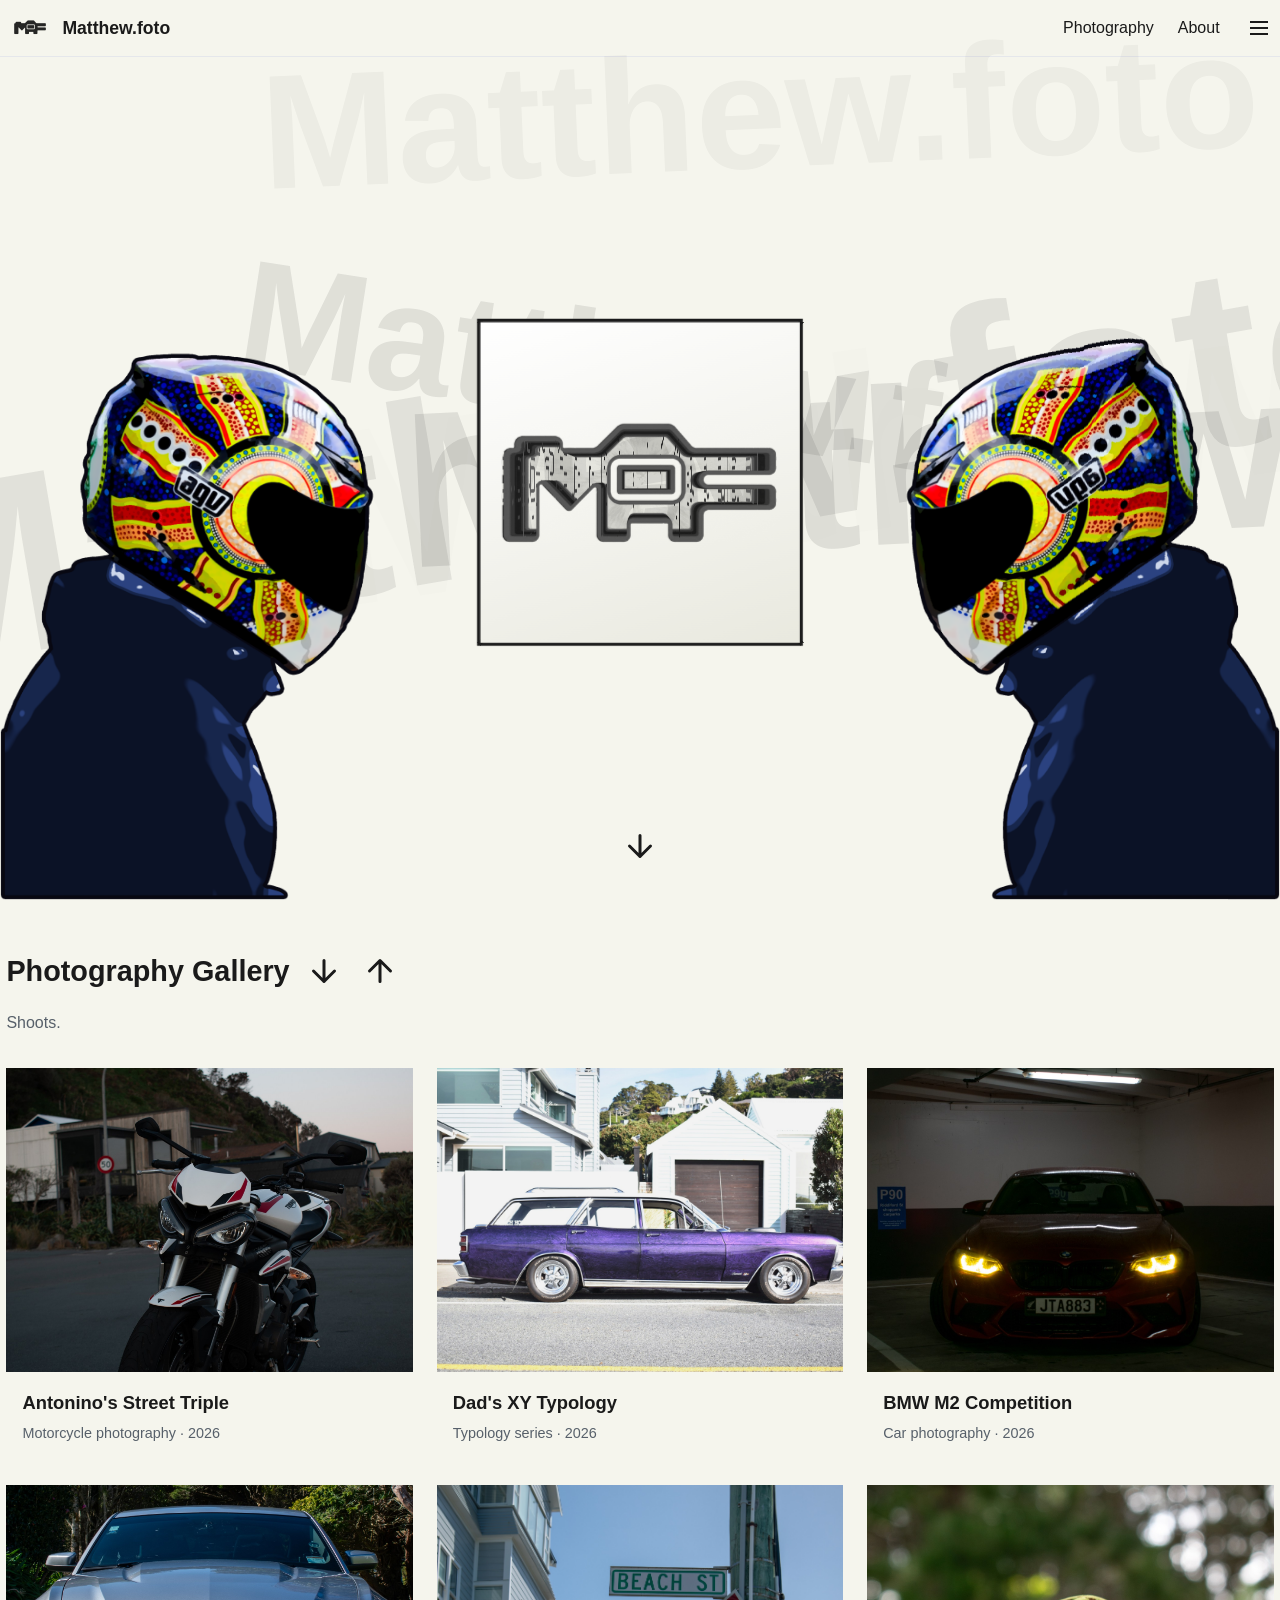
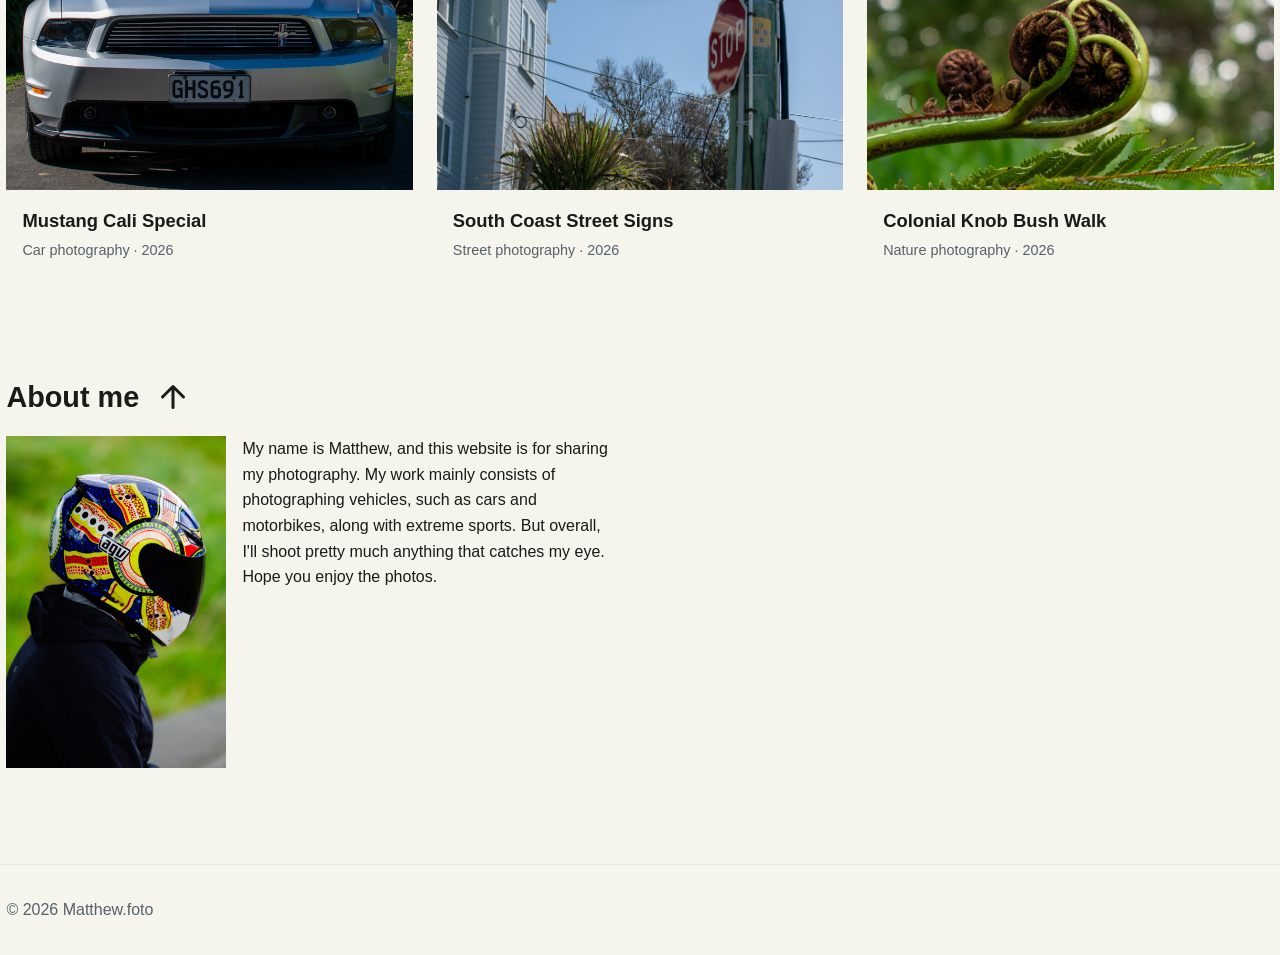
<file: index.html>
<!DOCTYPE html>
<!--
  =============================================================
  HOME PAGE  (index.html)
  =============================================================
  This is the front page of your portfolio.

  It has three sections, which cover the minimum requirements
  from the brief:
    1. HERO      - your name + one line about you
    2. WORK      - a grid of your projects       (required)
    3. ABOUT     - a short paragraph about you    (required)

  Anywhere you see the word REPLACE, that is content for YOU
  to change. Don't leave any REPLACE text in your final site!

  TIP: Ask Claude things like
    "Change the hero heading to my name and make the subtitle
     say I'm a photography student."
  =============================================================
-->
<html lang="en-NZ">
<head>
  <meta charset="UTF-8" />
  <!-- This meta tag is what makes the site work on phones. Leave it in. -->
  <meta name="viewport" content="width=device-width, initial-scale=1.0" />

  <!-- REPLACE: the browser tab title -->
  <title>Matthew.foto — Portfolio</title>

  <!-- REPLACE: a one-line description search engines show -->
  <meta name="description" content="Portfolio of Matthew, a design student at Te Herenga Waka." />

  <!-- The little icon in the browser tab. Replace assets/favicon.svg with your own. -->
  <link rel="icon" href="assets/favicon.svg" type="image/svg+xml" />

  <!-- If we're coming back from a project (script.js jumps you back to where
       you were), mark the page straight away so the picture of you at the top
       never flashes up for a moment before the jump. -->
  <script>
    try {
      var nav = performance.getEntriesByType("navigation")[0];
      if (/[?&]y=/.test(location.search) || (nav && nav.type === "back_forward")) {
        document.documentElement.classList.add("returning");
      }
    } catch (e) {}
  </script>

  <link rel="stylesheet" href="styles.css" />
</head>
<body>

  <!-- Skip link: lets keyboard users jump straight to the main content
       instead of tabbing through the menu. It's hidden until focused. -->
  <a class="skip-link" href="#main">Skip to content</a>

  <!-- ===================== NAVIGATION BAR ===================== -->
  <header class="site-header">
    <div class="container nav">
      <!-- REPLACE: your name / logo text -->
      <a href="index.html" class="nav__logo">
        <img src="assets/logo.png" alt="" class="nav__logo-image" />
        Matthew.foto
      </a>

      <!-- The button below only shows on small screens (phones). -->
      <button class="nav__toggle" aria-label="Open menu" aria-expanded="false">
        <span></span><span></span><span></span>
      </button>

      <nav class="nav__links">
        <a href="#photography">Photography</a>
        <a href="#about">About</a>
      </nav>
    </div>
  </header>

  <main id="main">

    <!-- ===================== 1. HERO ===================== -->
    <section class="hero">
      <!-- Picture of you on the far left, back to the wall, looking right. -->
      <img src="assets/hero-figure.png" alt="Drawn-style side view of Matthew in a colourful dot-art motorcycle helmet and navy jacket, outlined in thick black, with his back to the left edge of the page" class="hero__figure hero__figure--left" />

      <div class="hero__centre">
        <p class="hero__eyebrow"></p>
        <!-- REPLACE: your name -->
        <h1 class="hero__title">
          <span class="hero__logo-wrap">
            <img src="assets/logo-hero.png" alt="Matthew.foto" class="hero__logo" />
          </span>
        </h1>
      </div>

      <!-- The same picture flipped: on the far right, back to the right-hand wall, looking left. -->
      <img src="assets/hero-figure.png" alt="" aria-hidden="true" class="hero__figure hero__figure--right" />

      <!-- Points down to the Photography section, so people know to scroll. -->
      <button type="button" class="arrow-btn hero__scroll-hint" data-scroll-to="#photography" aria-label="Scroll down to see my photography">
        <svg viewBox="0 0 24 24" fill="none" stroke="currentColor" stroke-width="2" stroke-linecap="round" stroke-linejoin="round" aria-hidden="true">
          <path d="M12 5v14M5 12l7 7 7-7"></path>
        </svg>
      </button>
    </section>

    <!-- ===================== 2. WORK / PROJECTS (required) ===================== -->
    <section id="photography" class="section container">
      <div class="section__head">
        <h2 class="section__title">Photography Gallery</h2>
        <button type="button" class="arrow-btn" data-scroll-to="#about" aria-label="Scroll down to About me">
          <svg viewBox="0 0 24 24" fill="none" stroke="currentColor" stroke-width="2" stroke-linecap="round" stroke-linejoin="round" aria-hidden="true">
            <path d="M12 5v14M5 12l7 7 7-7"></path>
          </svg>
        </button>
        <button type="button" class="arrow-btn" data-scroll-to="top" aria-label="Back to top">
          <svg viewBox="0 0 24 24" fill="none" stroke="currentColor" stroke-width="2" stroke-linecap="round" stroke-linejoin="round" aria-hidden="true">
            <path d="M12 19V5M5 12l7-7 7 7"></path>
          </svg>
        </button>
      </div>
      <p class="section__intro">
        Shoots.
      </p>

      <!--
        Six project cards below, each linking to its own project page
        (project-1.html ... project-6.html). Each project has its own
        images folder — assets/project-1, assets/project-2, etc. — drop
        your image sets in there when you're ready.

        Want more or fewer than 6? Just tell Claude, or copy/delete a
        whole <a class="card">...</a> block below.
      -->
      <div class="grid">

        <!-- PROJECT 1 -->
        <a class="card" href="project-1.html">
          <img class="card__image" src="assets/project-1/11.jpg" alt="Front three-quarter view of the white Triumph Street Triple parked on a street at dusk, houses and a hillside behind it" />
          <div class="card__body">
            <h3 class="card__title">Antonino's Street Triple</h3>
            <p class="card__meta">Motorcycle photography · 2026</p>
          </div>
        </a>

        <!-- PROJECT 2 -->
        <a class="card" href="project-2.html">
          <img class="card__image" src="assets/project-2/11.jpg" alt="Purple Ford Falcon wagon parked on a street in front of a white garage and houses, nose pointing right" />
          <div class="card__body">
            <h3 class="card__title">Dad's XY Typology</h3>
            <p class="card__meta">Typology series · 2026</p>
          </div>
        </a>

        <!-- PROJECT 3 -->
        <a class="card" href="project-3.html">
          <img class="card__image" src="assets/project-3/20.jpg" alt="Front view of the M2 with headlights lit yellow, parked in an empty carpark" />
          <div class="card__body">
            <h3 class="card__title">BMW M2 Competition</h3>
            <p class="card__meta">Car photography · 2026</p>
          </div>
        </a>

        <!-- PROJECT 4 -->
        <a class="card" href="project-4.html">
          <img class="card__image" src="assets/project-4/20.jpg" alt="Head-on front view of the silver Ford Mustang California Special parked on a driveway between trees" />
          <div class="card__body">
            <h3 class="card__title">Mustang Cali Special</h3>
            <p class="card__meta">Car photography · 2026</p>
          </div>
        </a>

        <!-- PROJECT 5 -->
        <a class="card" href="project-5.html">
          <img class="card__image" src="assets/project-5/16.jpg" alt="Beach St street sign above a red stop sign on a power pole, with a pale blue house and power lines against the sky" />
          <div class="card__body">
            <h3 class="card__title">South Coast Street Signs</h3>
            <p class="card__meta">Street photography · 2026</p>
          </div>
        </a>

        <!-- PROJECT 6 -->
        <a class="card" href="project-6.html">
          <img class="card__image" src="assets/project-6/17.jpg" alt="Close-up of an unfurling fern koru in focus, with a blurred green and silver background" />
          <div class="card__body">
            <h3 class="card__title">Colonial Knob Bush Walk</h3>
            <p class="card__meta">Nature photography · 2026</p>
          </div>
        </a>

      </div>
    </section>

    <!-- ===================== 3. ABOUT ME (required) ===================== -->
    <section id="about" class="section container">
      <div class="section__head">
        <h2 class="section__title">About me</h2>
        <button type="button" class="arrow-btn" data-scroll-to="#photography" aria-label="Back up to Photography Gallery">
          <svg viewBox="0 0 24 24" fill="none" stroke="currentColor" stroke-width="2" stroke-linecap="round" stroke-linejoin="round" aria-hidden="true">
            <path d="M12 19V5M5 12l7-7 7 7"></path>
          </svg>
        </button>
      </div>
      <div class="about">
        <!-- REPLACE the placeholder image in the assets folder,
             or ask Claude to swap in your own photo. -->
        <img
          class="about__photo"
          src="assets/profile-photo.jpg"
          alt="Matthew from behind, wearing a full-face motorcycle helmet with a colourful Aboriginal dot-art design, outdoors against green grass"
        />
        <div class="about__text">
          <!-- REPLACE: 2-4 sentences about you. Who are you? What are you
               studying? What kind of design do you care about? -->
          <p>
My name is Matthew, and this website is for sharing my photography. My work mainly consists of photographing vehicles, such as cars and motorbikes, along with extreme sports. But overall, I'll shoot pretty much anything that catches my eye. Hope you enjoy the photos.
          </p>
          <p>
            
          </p>
        </div>
      </div>
    </section>

  </main>

  <!-- ===================== FOOTER ===================== -->
  <footer class="site-footer">
    <div class="container">
      <!-- The year fills in automatically (see script.js). -->
      <p>© <span id="year"></span> Matthew.foto</p>
    </div>
  </footer>

  <script src="script.js"></script>
</body>
</html>
</file>
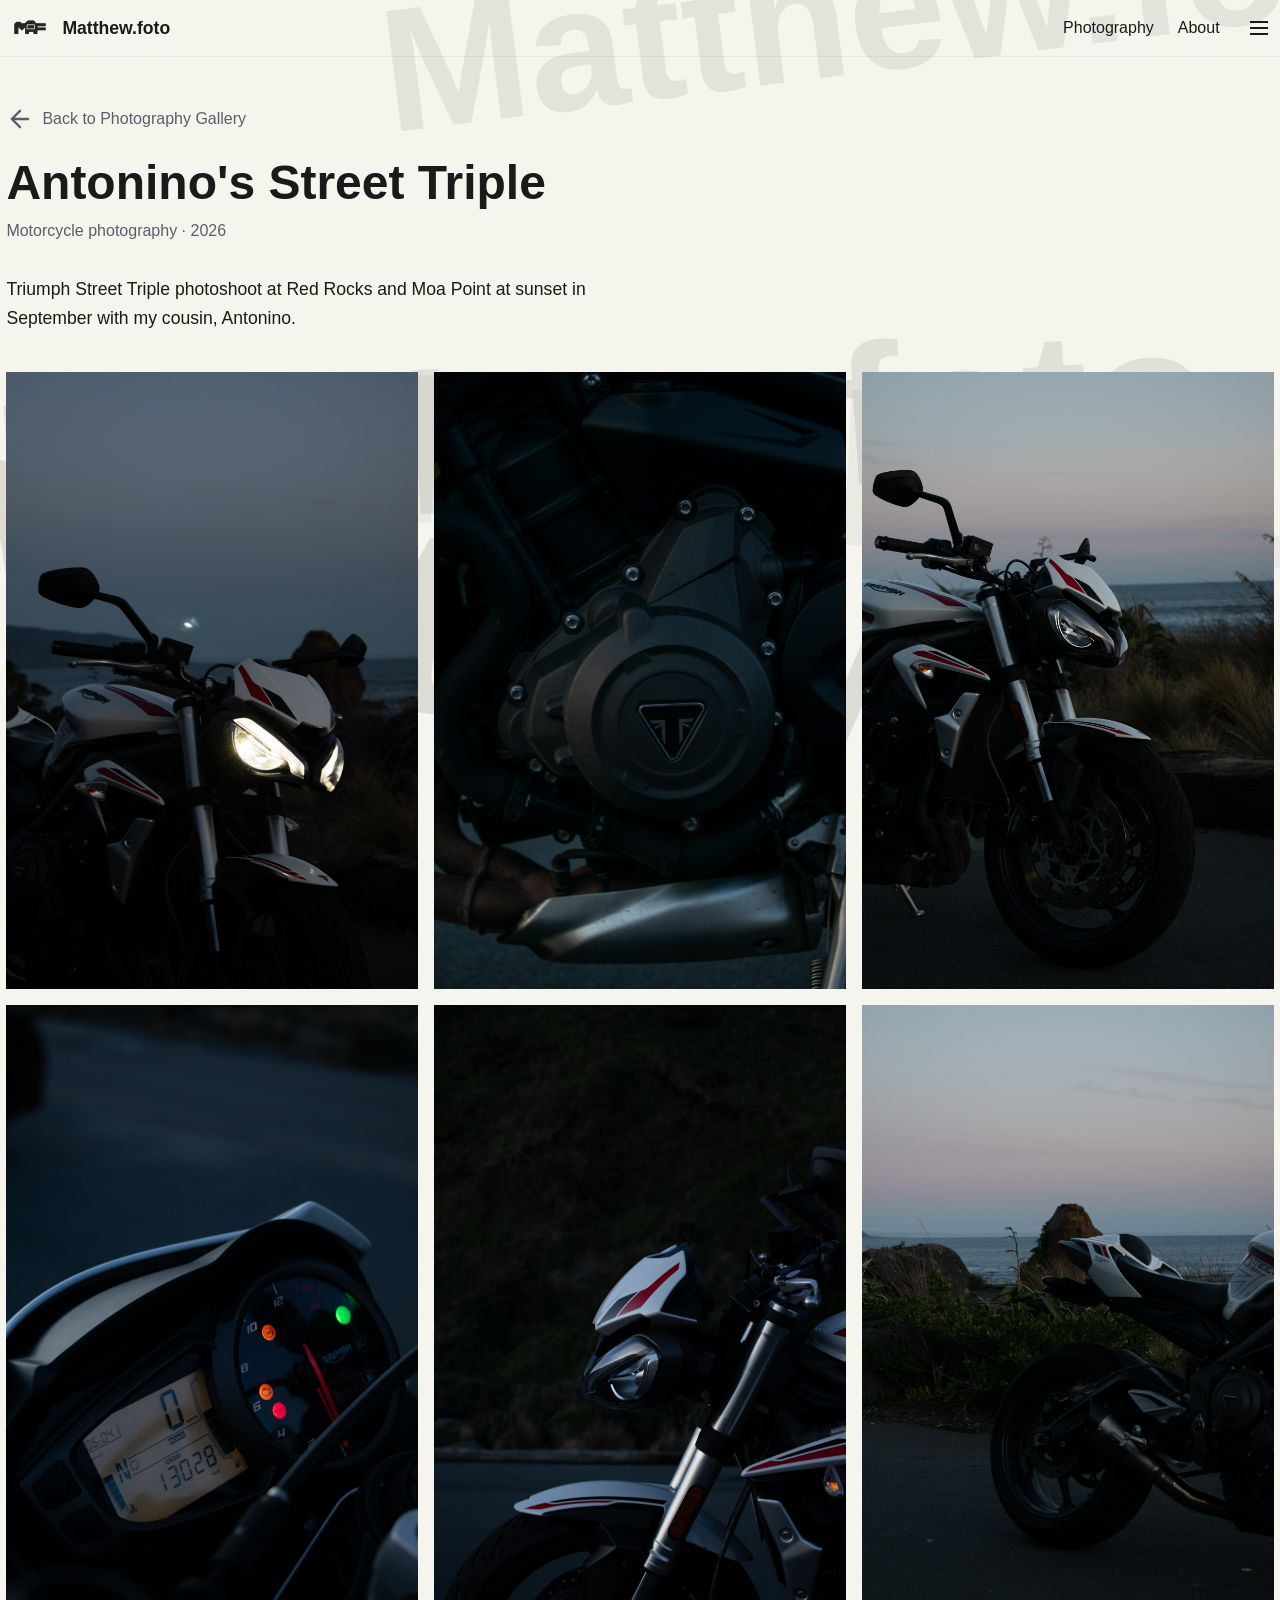
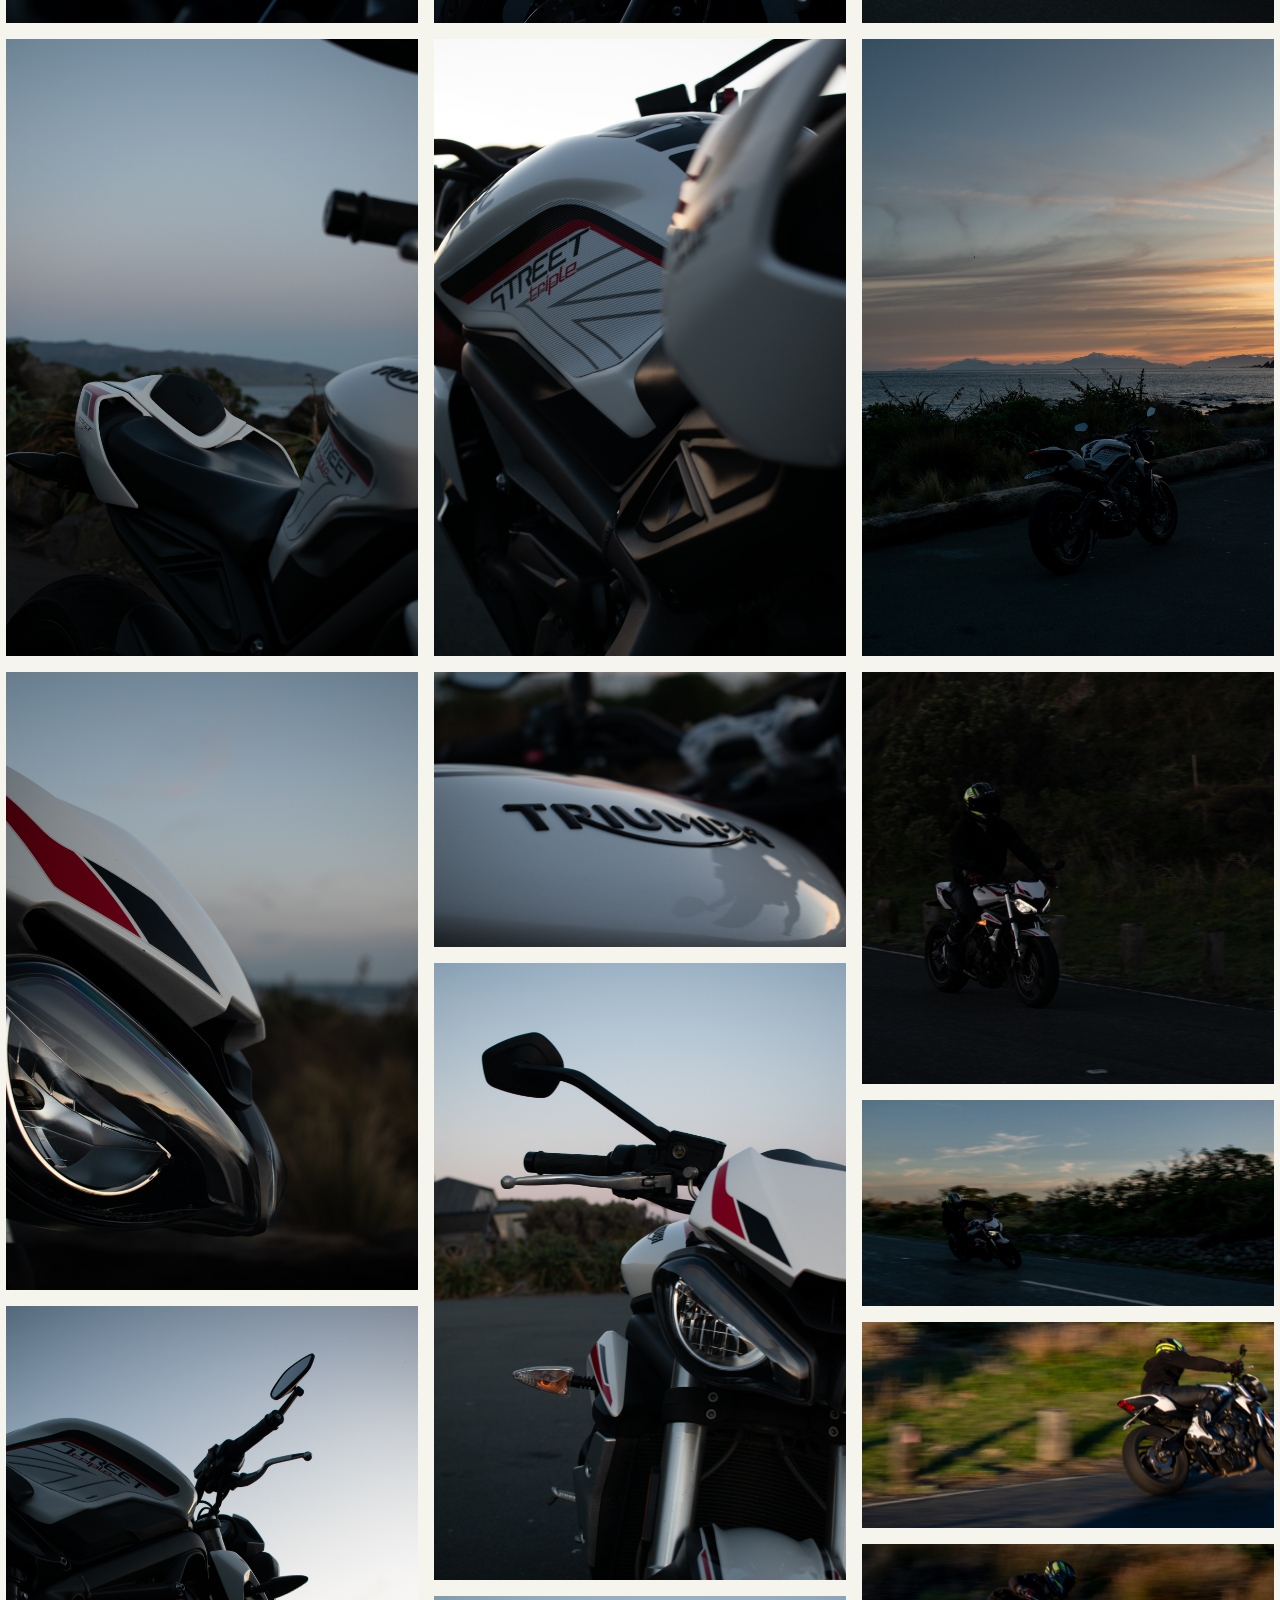
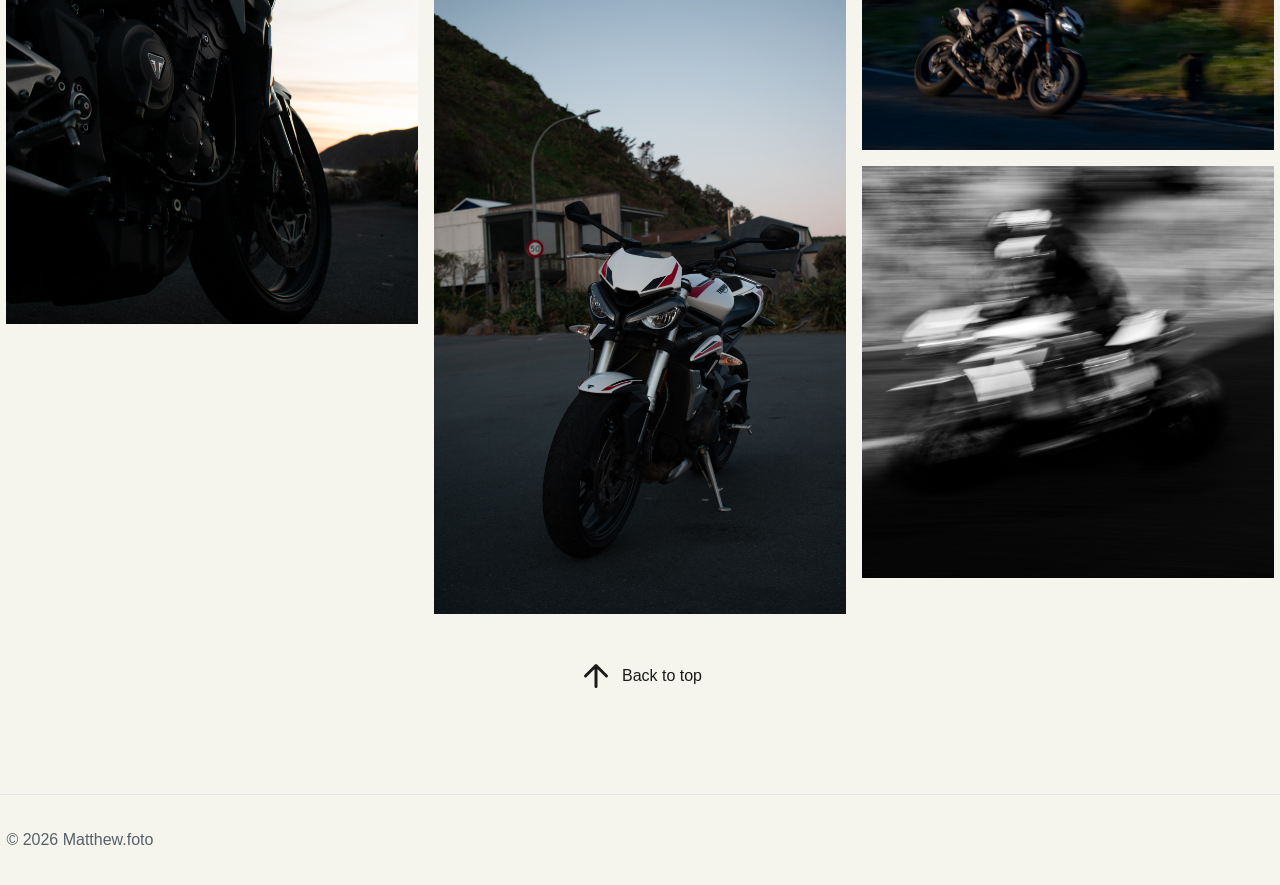
<file: project-1.html>
<!DOCTYPE html>
<!--
  =============================================================
  PROJECT PAGE  (project-1.html)
  =============================================================
  This is ONE project's page. It has space for:
    - a title
    - images
    - a description
  Its images live in assets/project-1 — drop your own files in
  there and update the <img> paths below to match.
  =============================================================
-->
<html lang="en-NZ">
<head>
  <meta charset="UTF-8" />
  <meta name="viewport" content="width=device-width, initial-scale=1.0" />
  <title>Antonino's Street Triple — Matthew.foto</title>
  <!-- The little icon in the browser tab. Replace assets/favicon.svg with your own. -->
  <link rel="icon" href="assets/favicon.svg" type="image/svg+xml" />

  <link rel="stylesheet" href="styles.css" />
</head>
<body>

  <!-- Skip link: lets keyboard users jump straight to the main content. -->
  <a class="skip-link" href="#main">Skip to content</a>

  <!-- Same nav as the home page. The logo links home. -->
  <header class="site-header">
    <div class="container nav">
      <a href="index.html" class="nav__logo">
        <img src="assets/logo.png" alt="" class="nav__logo-image" />
        Matthew.foto
      </a>
      <button class="nav__toggle" aria-label="Open menu" aria-expanded="false">
        <span></span><span></span><span></span>
      </button>
      <nav class="nav__links">
        <a href="index.html#photography">Photography</a>
        <a href="index.html#about">About</a>
      </nav>
    </div>
  </header>

  <main id="main">
    <article class="section container project">

      <!-- A link back to the list of projects -->
      <a class="project__back" href="index.html#photography"><svg viewBox="0 0 24 24" fill="none" stroke="currentColor" stroke-width="2" stroke-linecap="round" stroke-linejoin="round" aria-hidden="true"><path d="M19 12H5M12 5l-7 7 7 7"></path></svg>Back to Photography Gallery</a>

      <h1 class="project__title">Antonino's Street Triple</h1>

      <p class="project__meta">Motorcycle photography · 2026</p>

      <!-- ===== PROJECT DESCRIPTION ===== -->
      <div class="project__description">
        <p>
Triumph Street Triple photoshoot at Red Rocks and Moa Point at sunset in September with my cousin, Antonino.
        </p>
      </div>

      <!-- ===== PROJECT IMAGES ===== -->
      <div class="project__gallery">
        <img src="assets/project-1/01.jpg" alt="Front three-quarter view of the white Triumph Street Triple with its headlight lit at dusk, on a rocky coastline" />
        <img src="assets/project-1/02.jpg" alt="Close-up of the Street Triple's digital dashboard glowing at dusk, showing the odometer and neutral indicator" />
        <img src="assets/project-1/03.jpg" alt="Close-up of the white tail section and seat cowl against a dusky sky" />
        <img src="assets/project-1/04.jpg" alt="Close-up of the front headlight fairing with its red and black stripe details" />
        <img src="assets/project-1/05.jpg" alt="Low-angle silhouette of the bike's engine and front wheel against a sunset sky, with the Street Triple tank badge visible" />
        <img src="assets/project-1/06.jpg" alt="Close-up of the engine case showing the Triumph logo badge" />
        <img src="assets/project-1/07.jpg" alt="Close-up side profile of the headlight fairing against dark foliage" />
        <img src="assets/project-1/08.jpg" alt="Close-up of the fuel tank's 'Street Triple' decal, with a helmet in the foreground" />
        <img src="assets/project-1/09.jpg" alt="Macro shot of the Triumph tank badge catching the sunset light" />
        <img src="assets/project-1/10.jpg" alt="Close-up of the headlight and handlebar against a dusk sky, silhouetted rooftops in the background" />
        <img src="assets/project-1/11.jpg" alt="Front three-quarter view of the bike parked on a street at dusk, houses and a hillside behind it" />
        <img src="assets/project-1/12.jpg" alt="Front three-quarter close-up of the bike parked by the coast at dusk" />
        <img src="assets/project-1/13.jpg" alt="Rear three-quarter view of the bike parked on a coastal path at sunset, with a large rock and the ocean beyond" />
        <img src="assets/project-1/14.jpg" alt="Wide shot of the bike parked on a coastal road at sunset, mountains across the water under a colourful sky" />
        <img src="assets/project-1/15.jpg" alt="Silhouette of a rider seated on the bike at dusk on a forest road, headlight on" />
        <img src="assets/project-1/16.jpg" alt="Panned action shot of the rider leaning into a corner on a rural road at dusk" />
        <img src="assets/project-1/17.jpg" alt="Panned action shot of the rider from behind, leaning through a corner in golden evening light" />
        <img src="assets/project-1/18.jpg" alt="Panned action shot of the rider cornering in profile, motion blur in warm evening light" />
        <img src="assets/project-1/19.jpg" alt="Black and white panned action shot of the rider cornering at speed with heavy motion blur" />
      </div>
      <!-- Back to top button -->
      <div class="project__top">
        <button type="button" class="arrow-btn project__top-btn" data-scroll-to="top">
          <svg viewBox="0 0 24 24" fill="none" stroke="currentColor" stroke-width="2" stroke-linecap="round" stroke-linejoin="round" aria-hidden="true"><path d="M12 19V5M5 12l7-7 7 7"></path></svg>
          <span>Back to top</span>
        </button>
      </div>

    </article>
  </main>

  <footer class="site-footer">
    <div class="container">
      <p>© <span id="year"></span> Matthew.foto</p>
    </div>
  </footer>

  <script src="script.js"></script>
</body>
</html>
</file>
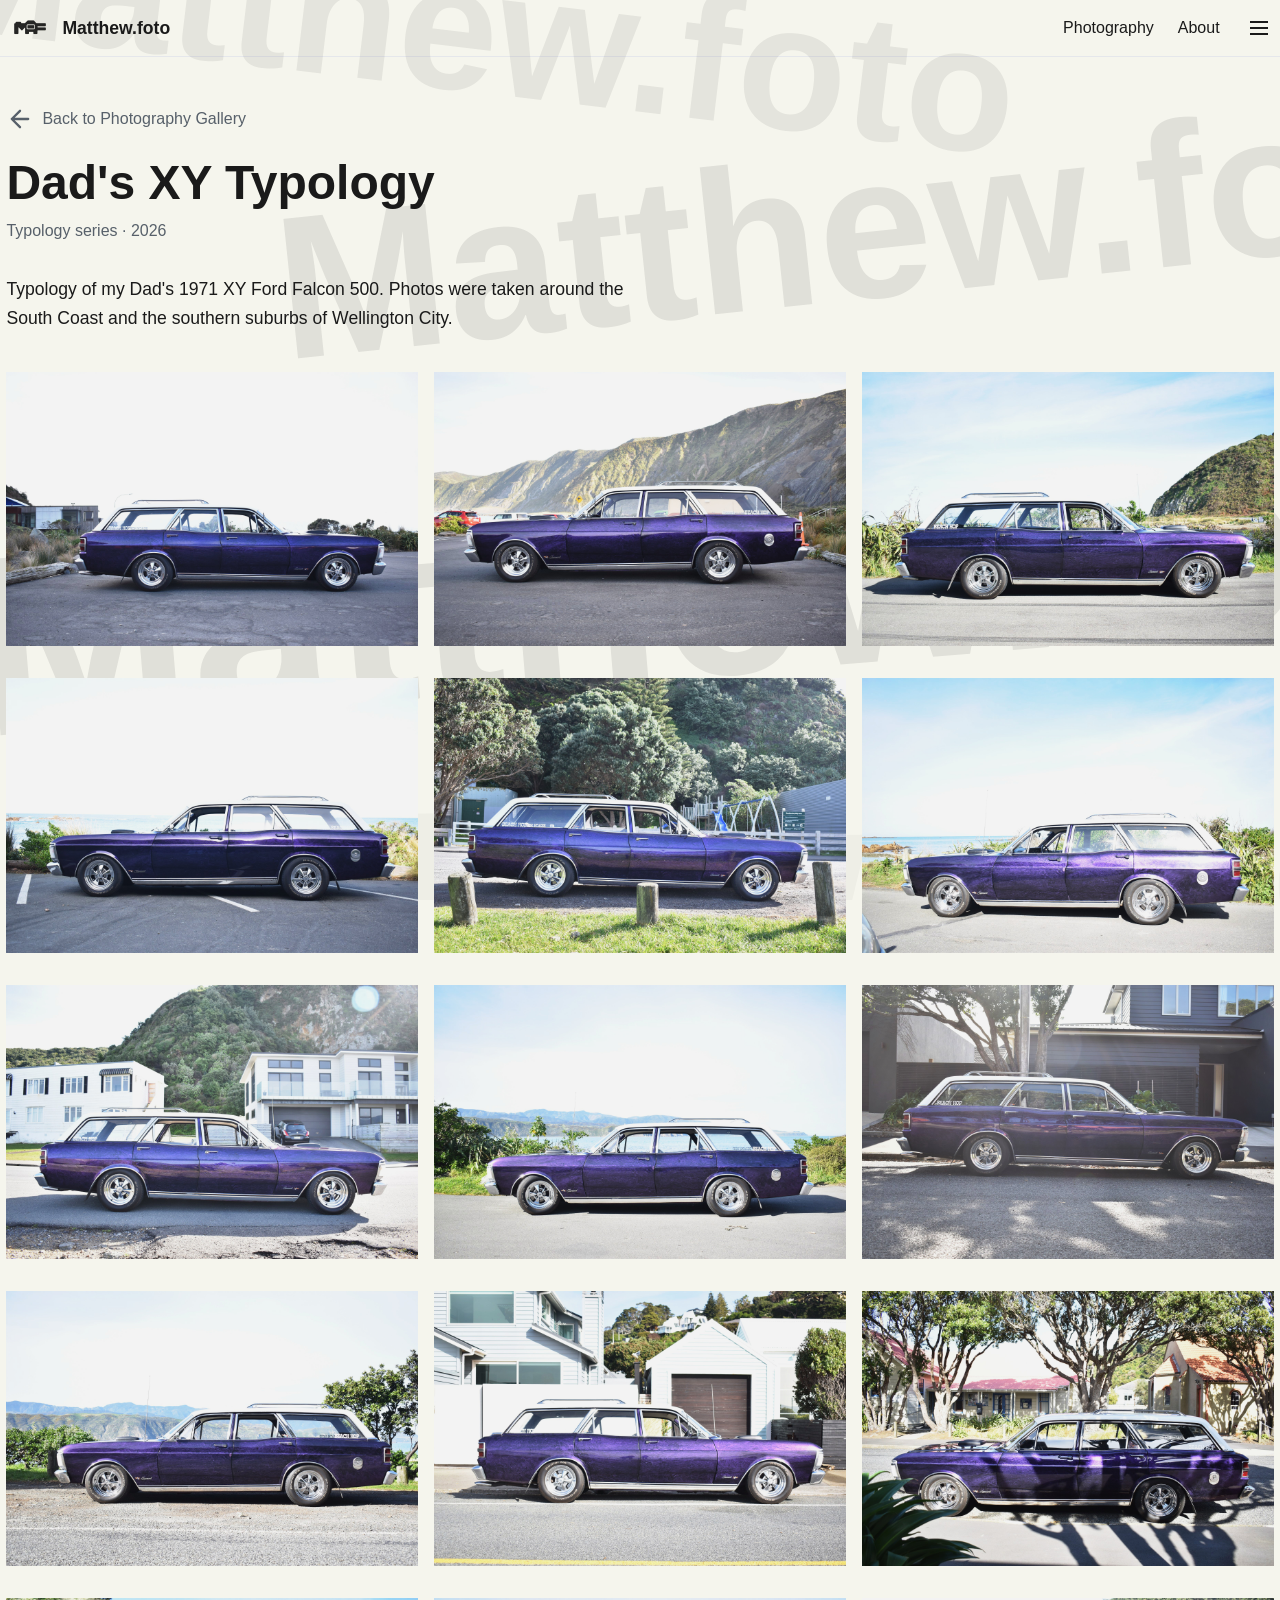
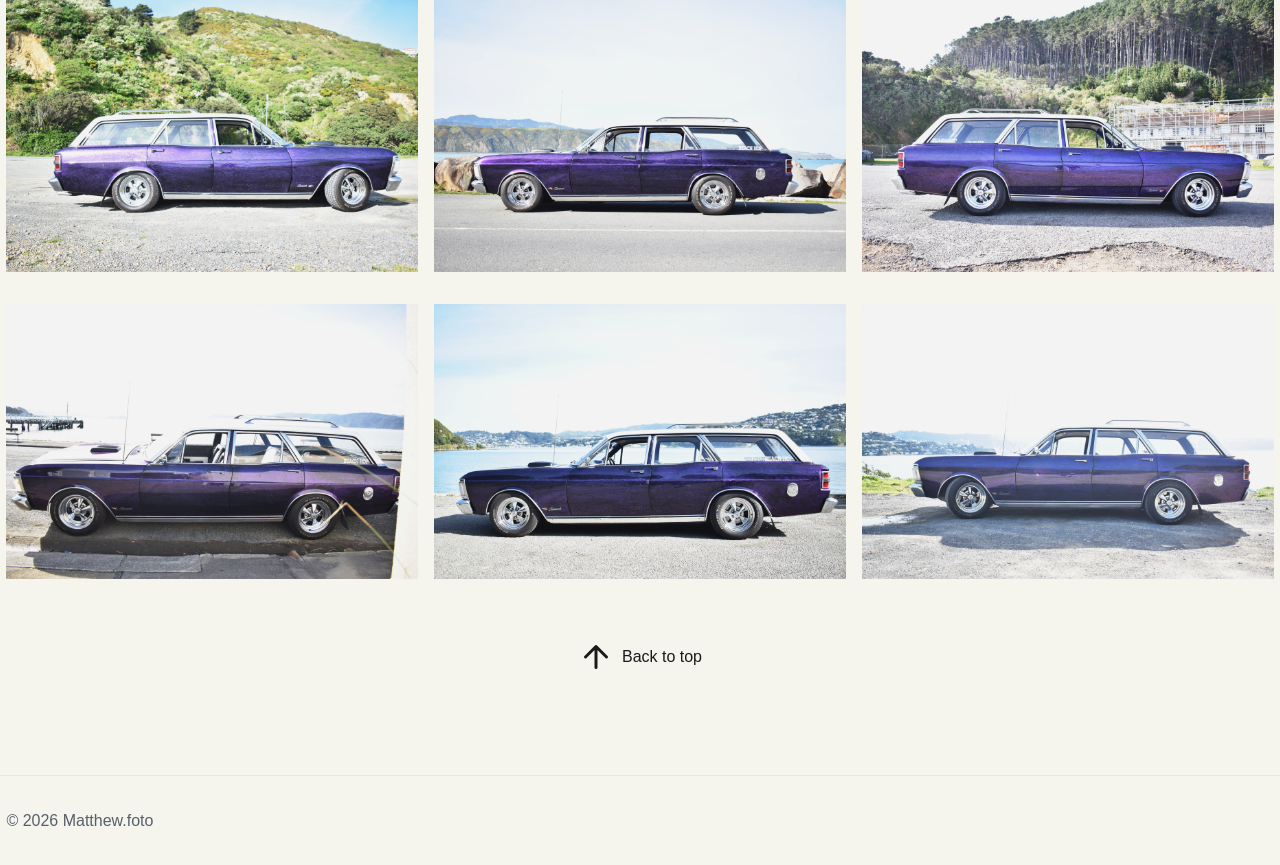
<file: project-2.html>
<!DOCTYPE html>
<!--
  =============================================================
  PROJECT PAGE  (project-2.html)
  =============================================================
  This is ONE project's page. It has space for:
    - a title
    - images
    - a description
  Its images live in assets/project-2 — drop your own files in
  there and update the <img> paths below to match.
  =============================================================
-->
<html lang="en-NZ">
<head>
  <meta charset="UTF-8" />
  <meta name="viewport" content="width=device-width, initial-scale=1.0" />
  <title>Dad's XY Typology — Matthew.foto</title>
  <!-- The little icon in the browser tab. Replace assets/favicon.svg with your own. -->
  <link rel="icon" href="assets/favicon.svg" type="image/svg+xml" />

  <link rel="stylesheet" href="styles.css" />
</head>
<body>

  <!-- Skip link: lets keyboard users jump straight to the main content. -->
  <a class="skip-link" href="#main">Skip to content</a>

  <!-- Same nav as the home page. The logo links home. -->
  <header class="site-header">
    <div class="container nav">
      <a href="index.html" class="nav__logo">
        <img src="assets/logo.png" alt="" class="nav__logo-image" />
        Matthew.foto
      </a>
      <button class="nav__toggle" aria-label="Open menu" aria-expanded="false">
        <span></span><span></span><span></span>
      </button>
      <nav class="nav__links">
        <a href="index.html#photography">Photography</a>
        <a href="index.html#about">About</a>
      </nav>
    </div>
  </header>

  <main id="main">
    <article class="section container project">

      <!-- A link back to the list of projects -->
      <a class="project__back" href="index.html#photography"><svg viewBox="0 0 24 24" fill="none" stroke="currentColor" stroke-width="2" stroke-linecap="round" stroke-linejoin="round" aria-hidden="true"><path d="M19 12H5M12 5l-7 7 7 7"></path></svg>Back to Photography Gallery</a>

      <h1 class="project__title">Dad's XY Typology</h1>

      <p class="project__meta">Typology series · 2026</p>

      <!-- ===== PROJECT DESCRIPTION ===== -->
      <div class="project__description">
        <p>
         Typology of my Dad's 1971 XY Ford Falcon 500. Photos were taken around the South Coast and the southern suburbs of Wellington City.
        </p>
      </div>

      <!-- ===== PROJECT IMAGES ===== -->
      <!--
        This gallery uses a strict 3-per-row grid (not the masonry layout)
        because the row order matters here: rows 1, 3 and 5 go
        right / left / right, rows 2 and 4 go left / right / left. Only 8
        of the 18 photos face right, so row 6's middle slot is a left-
        facing photo instead.
      -->
      <div class="project__gallery project__gallery--grid">
        <img src="assets/project-2/01.jpg" alt="Purple Ford Falcon wagon parked in a coastal car park beside a driftwood log, nose pointing right" />
        <img src="assets/project-2/02.jpg" alt="Purple Ford Falcon wagon parked below steep green hills, nose pointing left, red SUV and traffic cone behind" />
        <img src="assets/project-2/03.jpg" alt="Purple Ford Falcon wagon parked beside a green hill and inlet, nose pointing right" />

        <img src="assets/project-2/04.jpg" alt="Purple Ford Falcon wagon parked in a seaside car park, nose pointing left, ocean behind" />
        <img src="assets/project-2/05.jpg" alt="Purple Ford Falcon wagon parked near a playground with wooden bollards in front, nose pointing right" />
        <img src="assets/project-2/06.jpg" alt="Purple Ford Falcon wagon parked on a coastal road, nose pointing left, ocean and rocks behind" />

        <img src="assets/project-2/07.jpg" alt="Purple Ford Falcon wagon parked in front of white houses and a steep hill, nose pointing right" />
        <img src="assets/project-2/08.jpg" alt="Purple Ford Falcon wagon parked by the water, nose pointing left, mountains across the bay" />
        <img src="assets/project-2/09.jpg" alt="Purple Ford Falcon wagon parked on a suburban street, nose pointing right" />

        <img src="assets/project-2/10.jpg" alt="Purple Ford Falcon wagon parked on a coastal road, nose pointing left, mountains and a tree behind" />
        <img src="assets/project-2/11.jpg" alt="Purple Ford Falcon wagon parked in front of a white garage, nose pointing right" />
        <img src="assets/project-2/12.jpg" alt="Purple Ford Falcon wagon parked on a village street under trees, nose pointing left" />

        <img src="assets/project-2/13.jpg" alt="Purple Ford Falcon wagon parked below a green hillside, nose pointing right" />
        <img src="assets/project-2/14.jpg" alt="Purple Ford Falcon wagon parked by a rock wall, nose pointing left, hills across the water" />
        <img src="assets/project-2/15.jpg" alt="Purple Ford Falcon wagon parked below pine forest and a scaffolded building, nose pointing right" />

        <img src="assets/project-2/16.jpg" alt="Purple Ford Falcon wagon parked by a pier, nose pointing left, water behind" />
        <img src="assets/project-2/17.jpg" alt="Purple Ford Falcon wagon parked by the harbour, nose pointing left, hills across the water" />
        <img src="assets/project-2/18.jpg" alt="Purple Ford Falcon wagon parked on grass above the water, nose pointing left, hills in the distance" />
      </div>
      <!-- Back to top button -->
      <div class="project__top">
        <button type="button" class="arrow-btn project__top-btn" data-scroll-to="top">
          <svg viewBox="0 0 24 24" fill="none" stroke="currentColor" stroke-width="2" stroke-linecap="round" stroke-linejoin="round" aria-hidden="true"><path d="M12 19V5M5 12l7-7 7 7"></path></svg>
          <span>Back to top</span>
        </button>
      </div>

    </article>
  </main>

  <footer class="site-footer">
    <div class="container">
      <p>© <span id="year"></span> Matthew.foto</p>
    </div>
  </footer>

  <script src="script.js"></script>
</body>
</html>
</file>
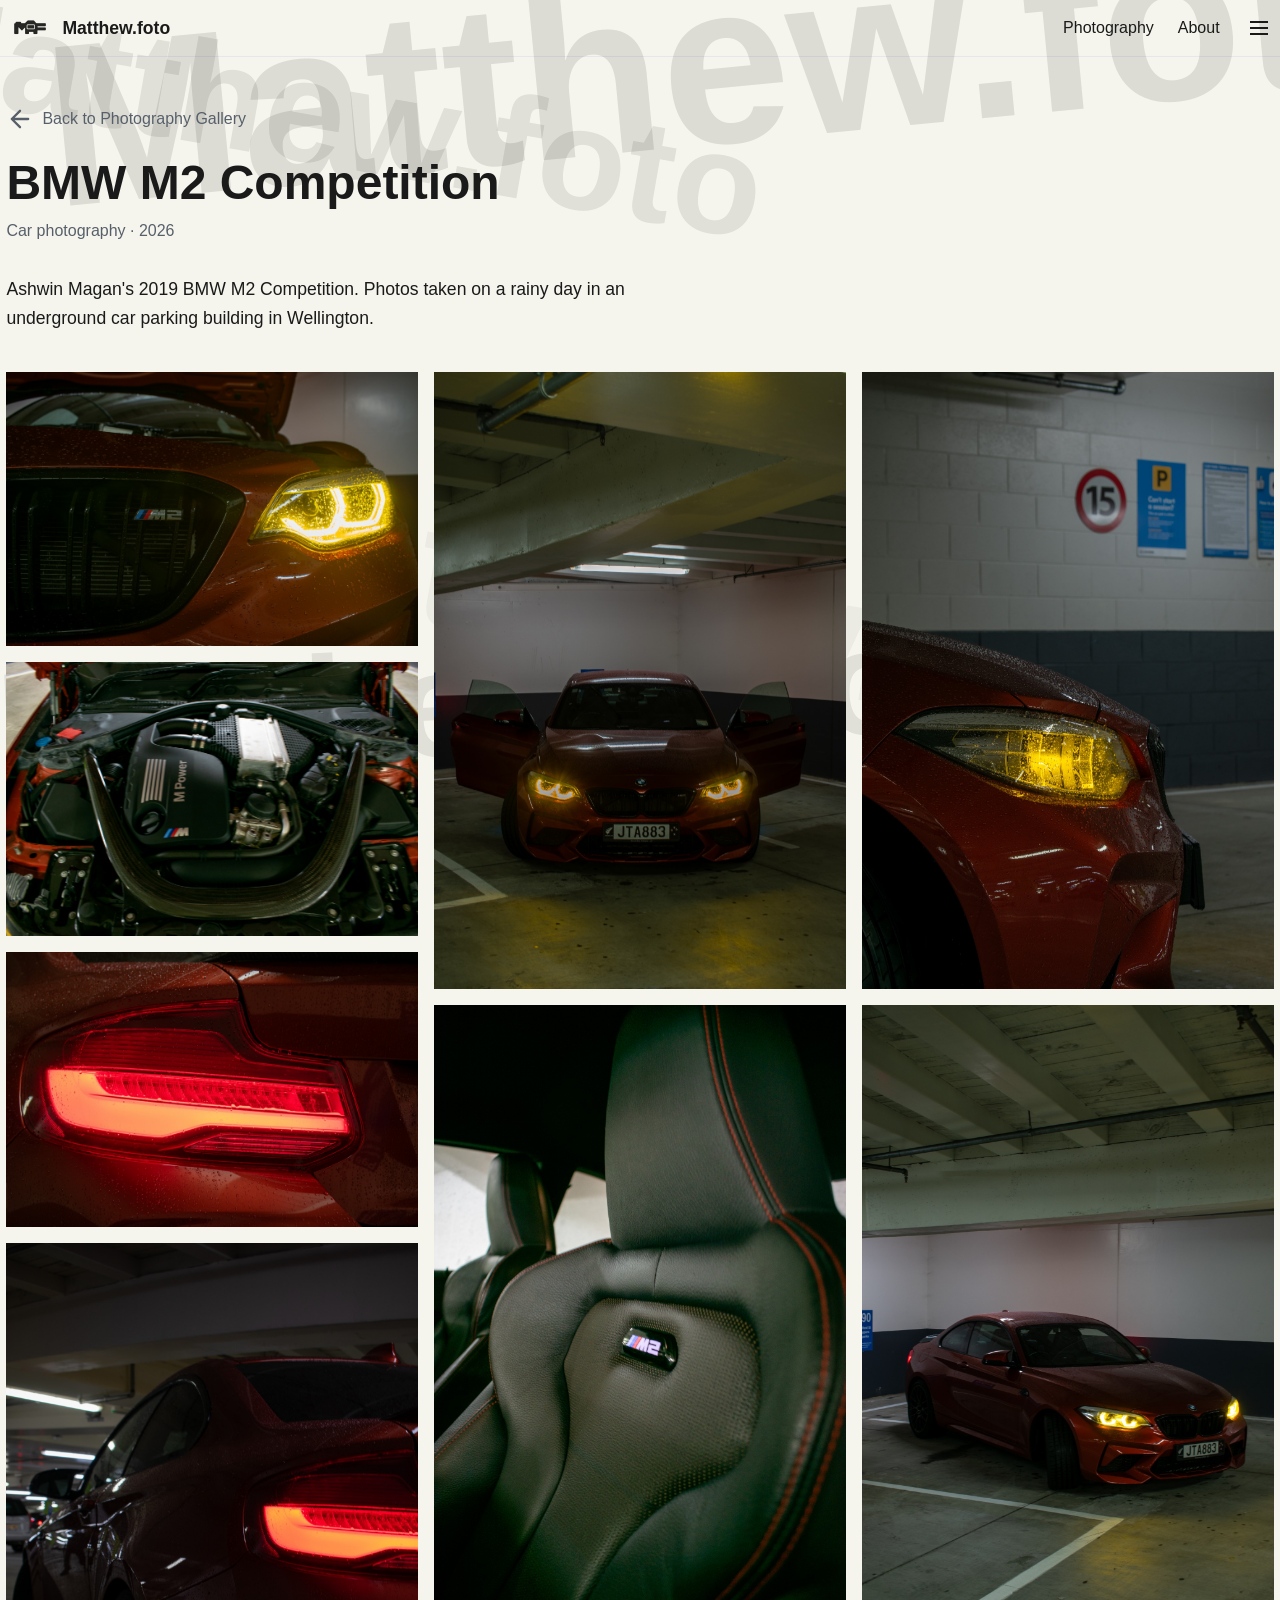
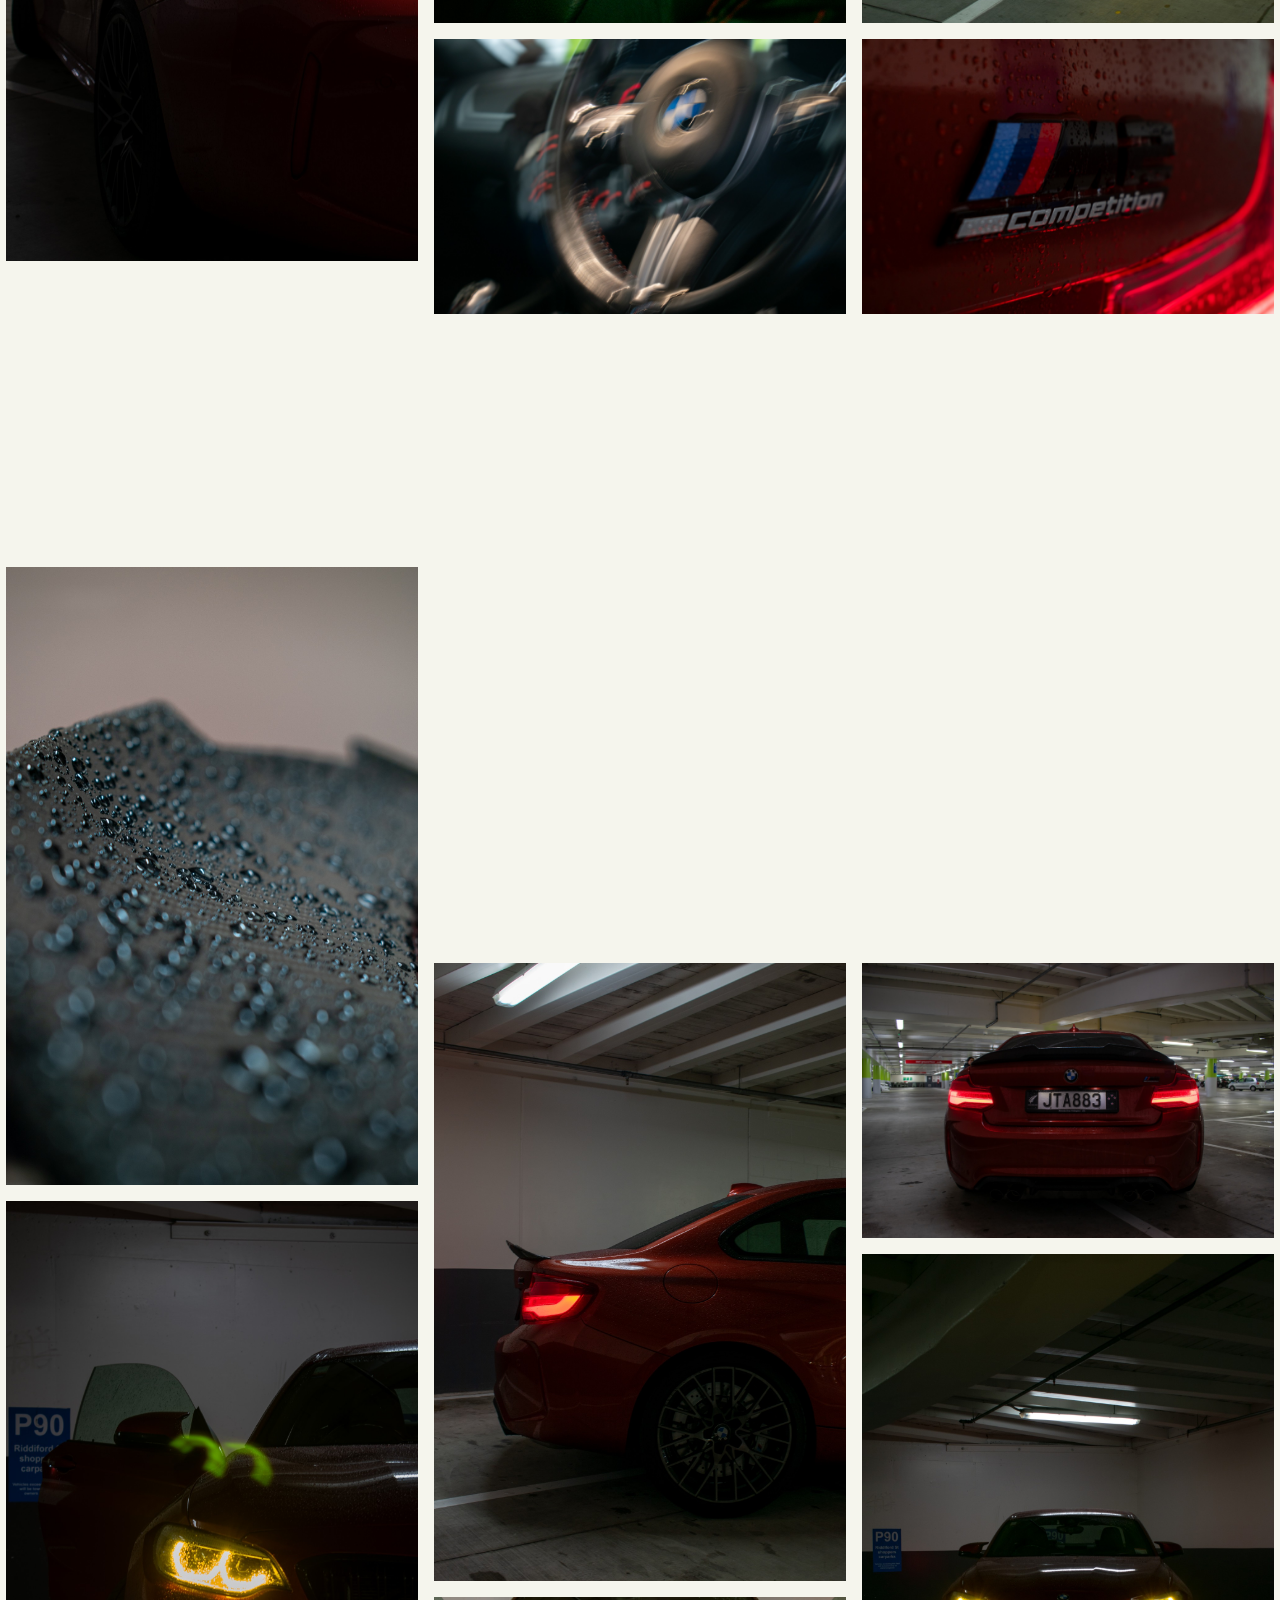
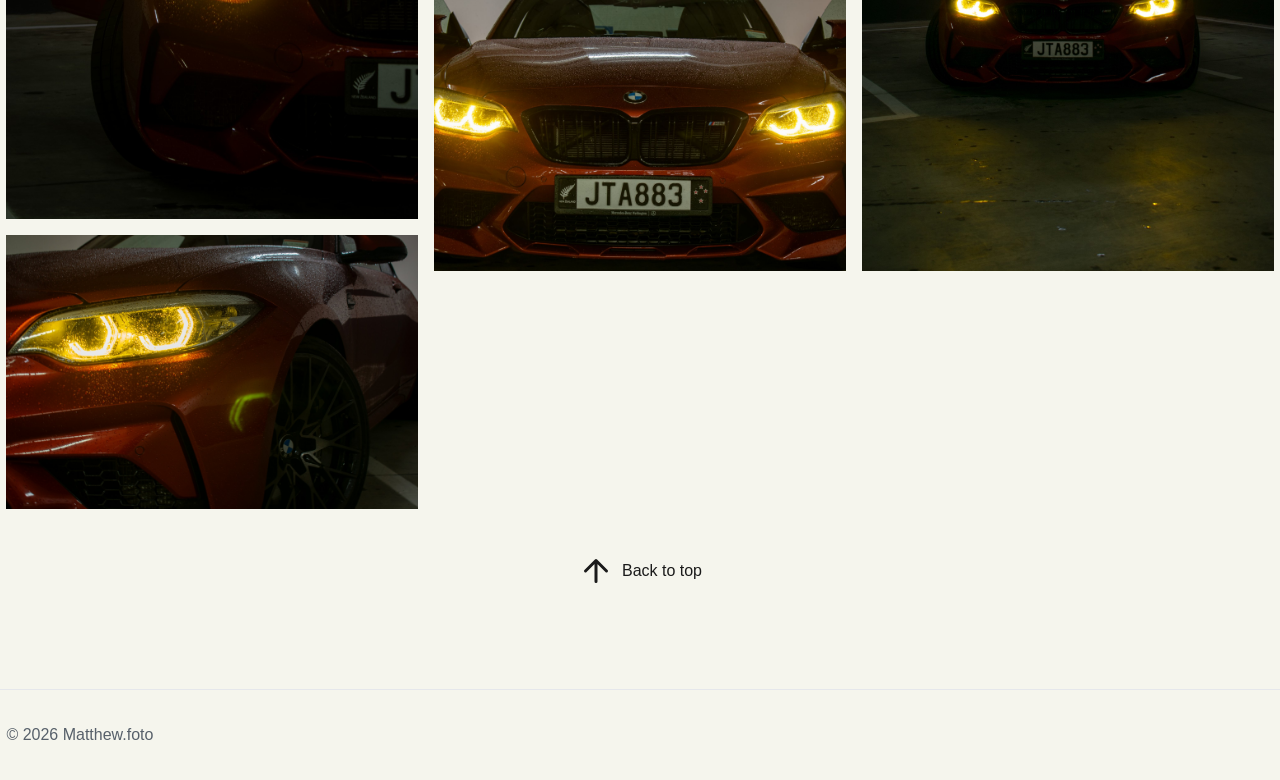
<file: project-3.html>
<!DOCTYPE html>
<!--
  =============================================================
  PROJECT PAGE  (project-3.html)
  =============================================================
  This is ONE project's page. It has space for:
    - a title
    - images
    - a description
  Its images live in assets/project-3 — drop your own files in
  there and update the <img> paths below to match.
  =============================================================
-->
<html lang="en-NZ">
<head>
  <meta charset="UTF-8" />
  <meta name="viewport" content="width=device-width, initial-scale=1.0" />
  <title>BMW M2 Competition — Matthew.foto</title>
  <!-- The little icon in the browser tab. Replace assets/favicon.svg with your own. -->
  <link rel="icon" href="assets/favicon.svg" type="image/svg+xml" />

  <link rel="stylesheet" href="styles.css" />
</head>
<body>

  <!-- Skip link: lets keyboard users jump straight to the main content. -->
  <a class="skip-link" href="#main">Skip to content</a>

  <!-- Same nav as the home page. The logo links home. -->
  <header class="site-header">
    <div class="container nav">
      <a href="index.html" class="nav__logo">
        <img src="assets/logo.png" alt="" class="nav__logo-image" />
        Matthew.foto
      </a>
      <button class="nav__toggle" aria-label="Open menu" aria-expanded="false">
        <span></span><span></span><span></span>
      </button>
      <nav class="nav__links">
        <a href="index.html#photography">Photography</a>
        <a href="index.html#about">About</a>
      </nav>
    </div>
  </header>

  <main id="main">
    <article class="section container project">

      <!-- A link back to the list of projects -->
      <a class="project__back" href="index.html#photography"><svg viewBox="0 0 24 24" fill="none" stroke="currentColor" stroke-width="2" stroke-linecap="round" stroke-linejoin="round" aria-hidden="true"><path d="M19 12H5M12 5l-7 7 7 7"></path></svg>Back to Photography Gallery</a>

      <h1 class="project__title">BMW M2 Competition</h1>

      <p class="project__meta">Car photography · 2026</p>

      <!-- ===== PROJECT DESCRIPTION ===== -->
      <div class="project__description">
        <p>
         Ashwin Magan's 2019 BMW M2 Competition. Photos taken on a rainy day in an underground car parking building in Wellington.
        </p>
      </div>

      <!-- ===== PROJECT IMAGES ===== -->
      <div class="project__gallery">
        <img src="assets/project-3/01.jpg" alt="Close-up of the front headlight and grille glowing yellow in the rain, hood open, on a burnt-orange BMW M2" />
        <img src="assets/project-3/02.jpg" alt="Close-up of the M2's black M Power engine cover and carbon fibre strut brace in the engine bay" />
        <img src="assets/project-3/03.jpg" alt="Close-up of the rear taillight glowing red on the wet, burnt-orange bodywork" />
        <img src="assets/project-3/04.jpg" alt="Close-up of an alloy wheel and BMW centre cap in low light, brake calipers visible behind the spokes" />
        <img src="assets/project-3/05.jpg" alt="Macro close-up of raindrops beaded on a dark textured panel" />
        <img src="assets/project-3/06.jpg" alt="Front three-quarter view of the M2 with one headlight lit yellow, parked in a carpark beside a P90 sign, doors open" />
        <img src="assets/project-3/07.jpg" alt="Head-on close-up of the M2 with both headlights lit yellow, BMW badge and JTA883 number plate visible, doors open" />
        <img src="assets/project-3/19.jpg" alt="Rear three-quarter view of the M2, tail light lit red, parked in a busy carpark" />
        <img src="assets/project-3/09.jpg" alt="Close-up of the M2 seat headrest with red stitching and an M2 badge" />
        <img src="assets/project-3/10.jpg" alt="Motion-blurred close-up of the BMW steering wheel badge" />
        <img src="assets/project-3/11.jpg" alt="Close-up of the BMW steering wheel and dashboard inside the M2, parked in a dim carpark" />
        <img src="assets/project-3/12.jpg" alt="Close-up of the rear taillight, fuel cap and wheel on the burnt-orange M2 in a dark carpark" />
        <img src="assets/project-3/13.jpg" alt="Close-up of a headlight glowing yellow, with a 15 speed sign and parking signage on the wall behind" />
        <img src="assets/project-3/08.jpg" alt="Front view of the M2 with headlights on, parked in a carpark with both doors open" />
        <img src="assets/project-3/14.jpg" alt="Front three-quarter view of the M2 in a carpark with its headlights on" />
        <img src="assets/project-3/15.jpg" alt="Close-up of the BMW M2 Competition badge on the rear, reflecting the red tail light" />
        <img src="assets/project-3/16.jpg" alt="Side profile close-up of the rear wheel arch, taillight and fuel cap in a carpark" />
        <img src="assets/project-3/17.jpg" alt="Rear view of the M2 with tail lights glowing red, parked in a carpark, JTA883 number plate visible" />
        <img src="assets/project-3/18.jpg" alt="Close-up of the front headlight glowing yellow, wheel and BMW badge visible" />
        <img src="assets/project-3/20.jpg" alt="Front view of the M2 with headlights lit yellow, parked in an empty carpark" />
      </div>
      <!-- Back to top button -->
      <div class="project__top">
        <button type="button" class="arrow-btn project__top-btn" data-scroll-to="top">
          <svg viewBox="0 0 24 24" fill="none" stroke="currentColor" stroke-width="2" stroke-linecap="round" stroke-linejoin="round" aria-hidden="true"><path d="M12 19V5M5 12l7-7 7 7"></path></svg>
          <span>Back to top</span>
        </button>
      </div>

    </article>
  </main>

  <footer class="site-footer">
    <div class="container">
      <p>© <span id="year"></span> Matthew.foto</p>
    </div>
  </footer>

  <script src="script.js"></script>
</body>
</html>
</file>
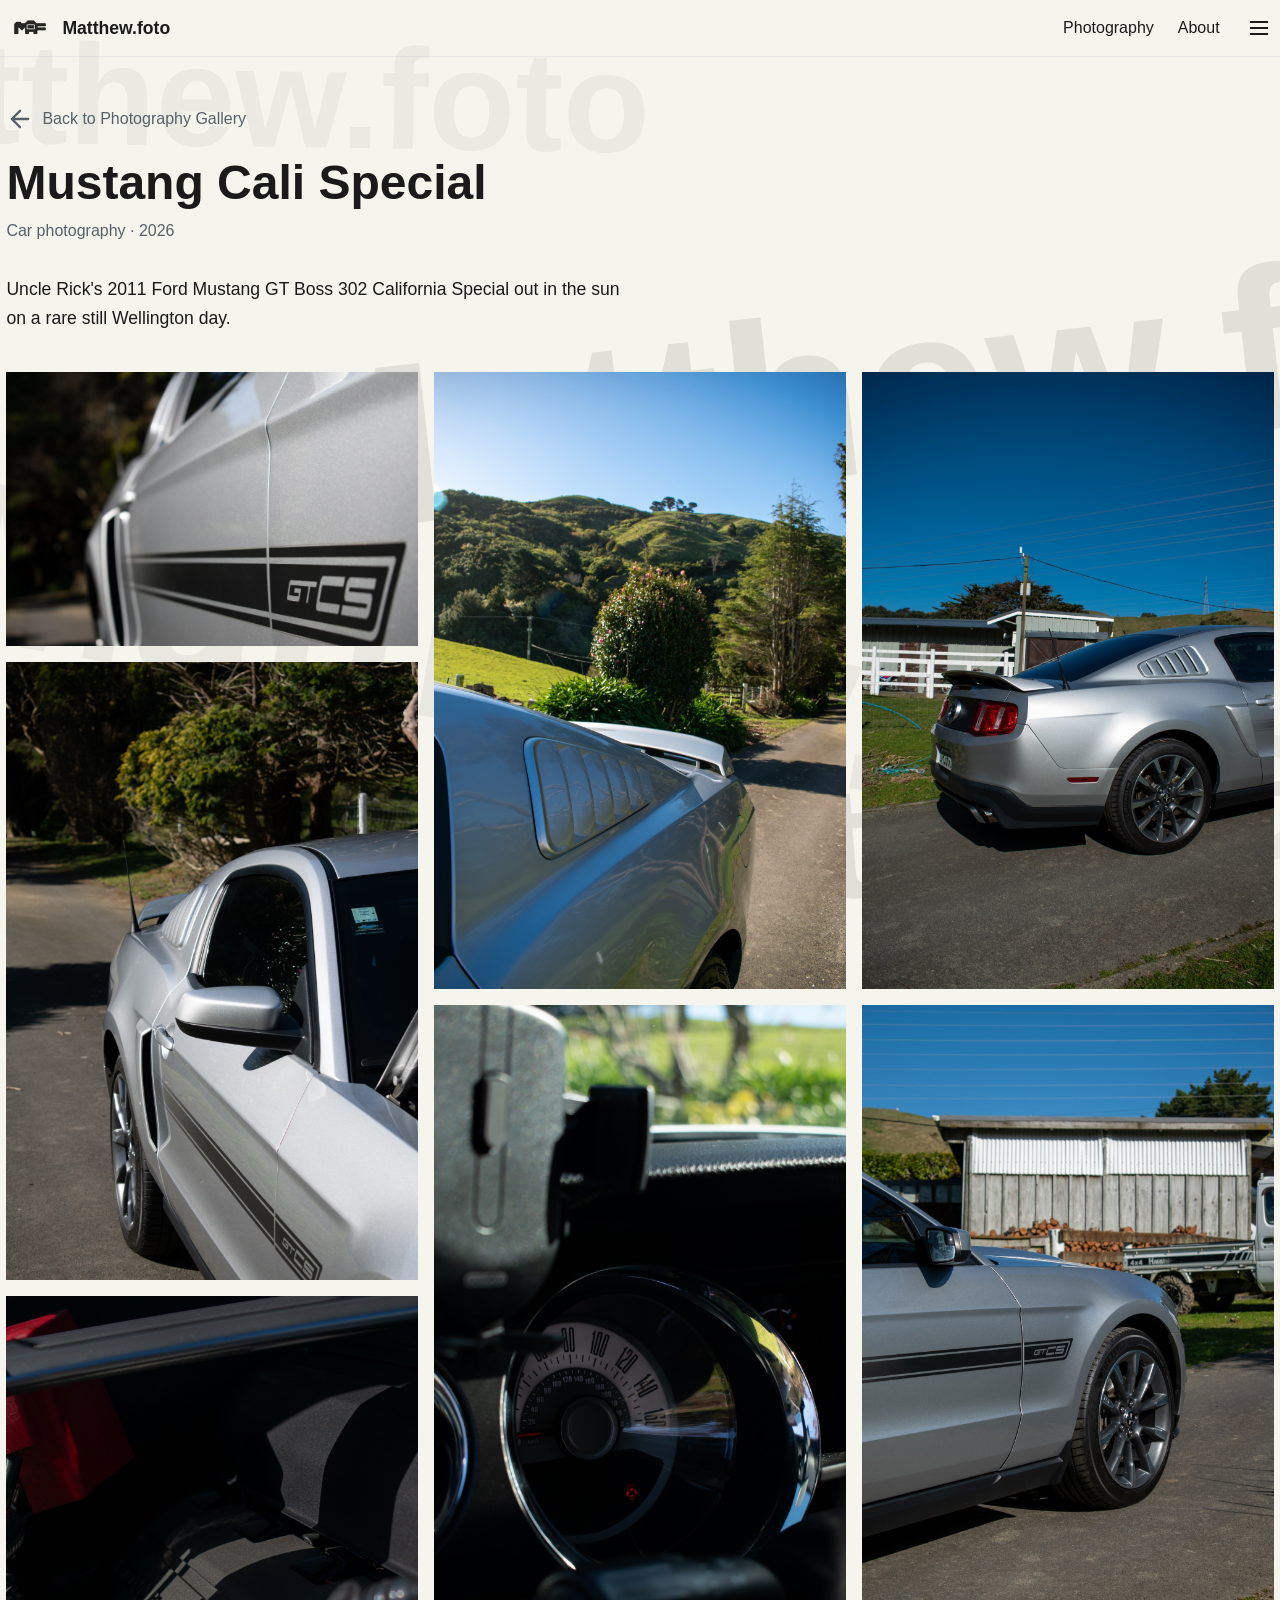
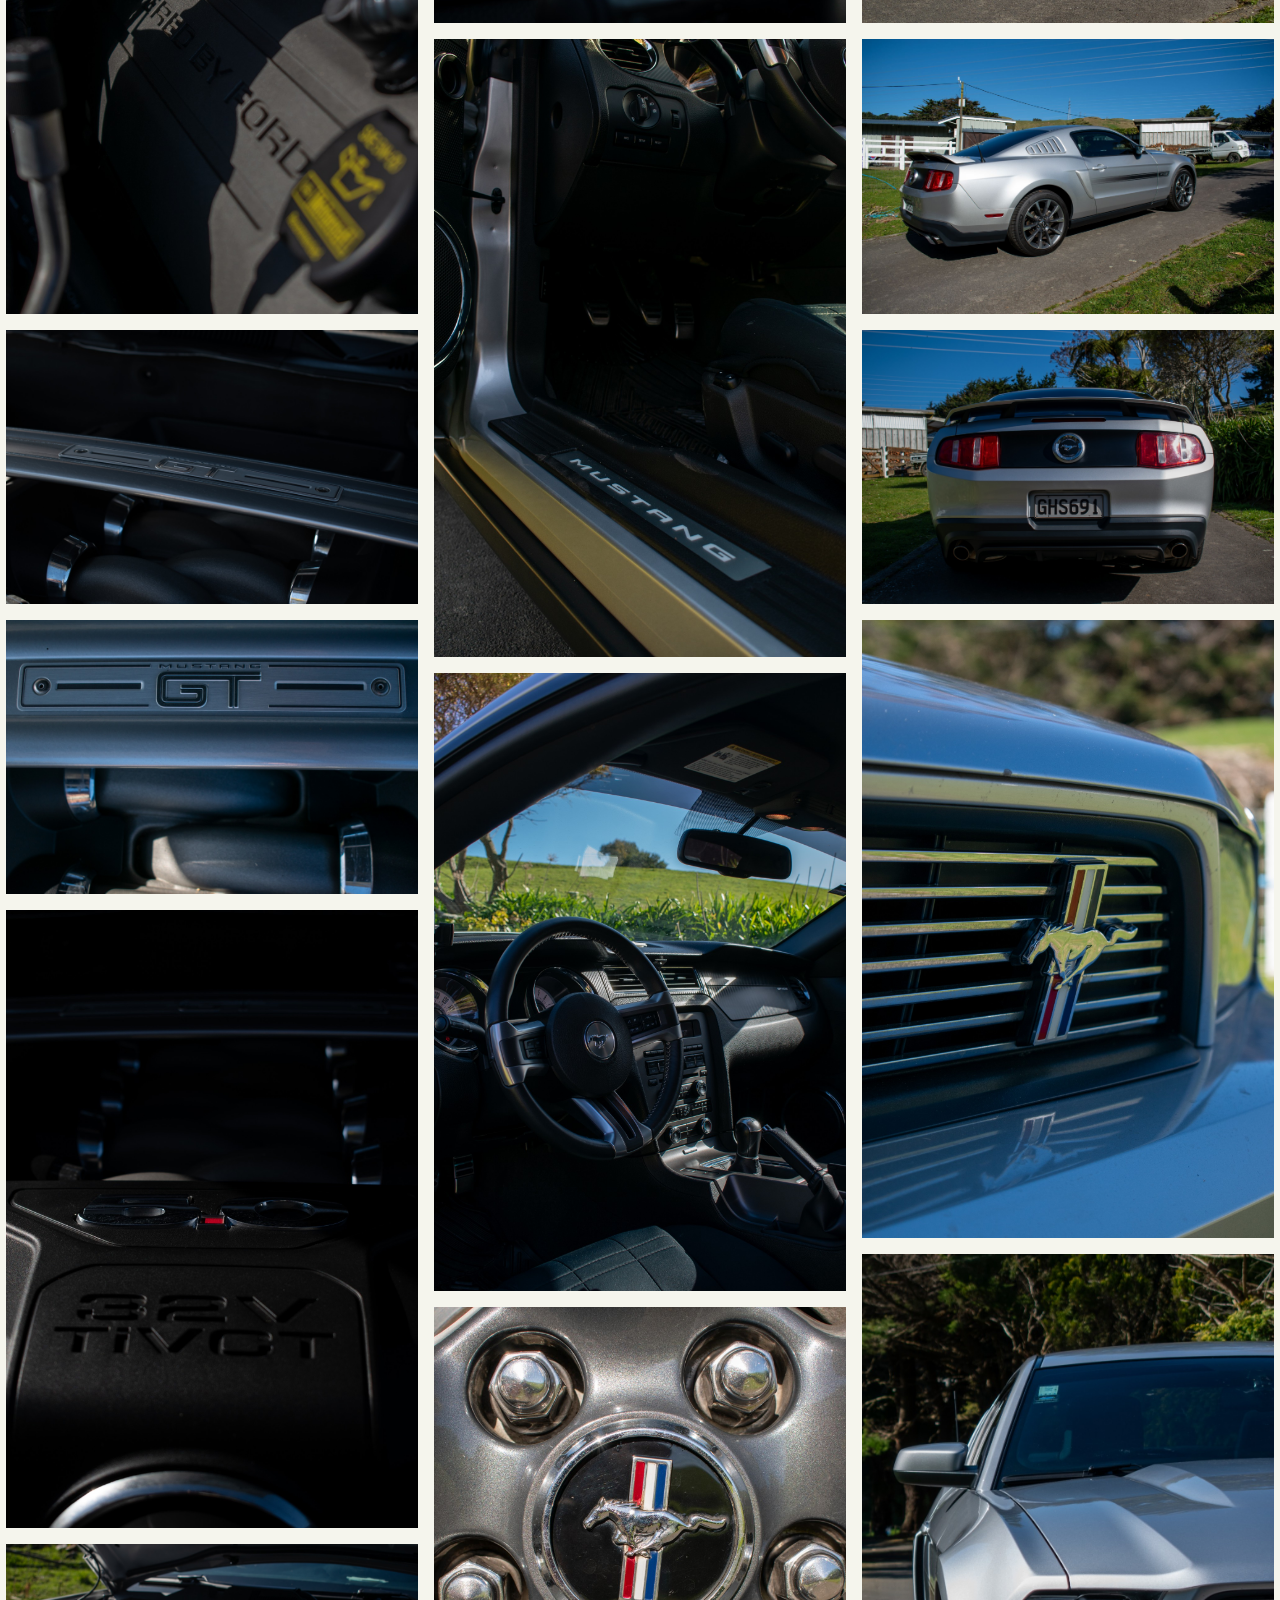
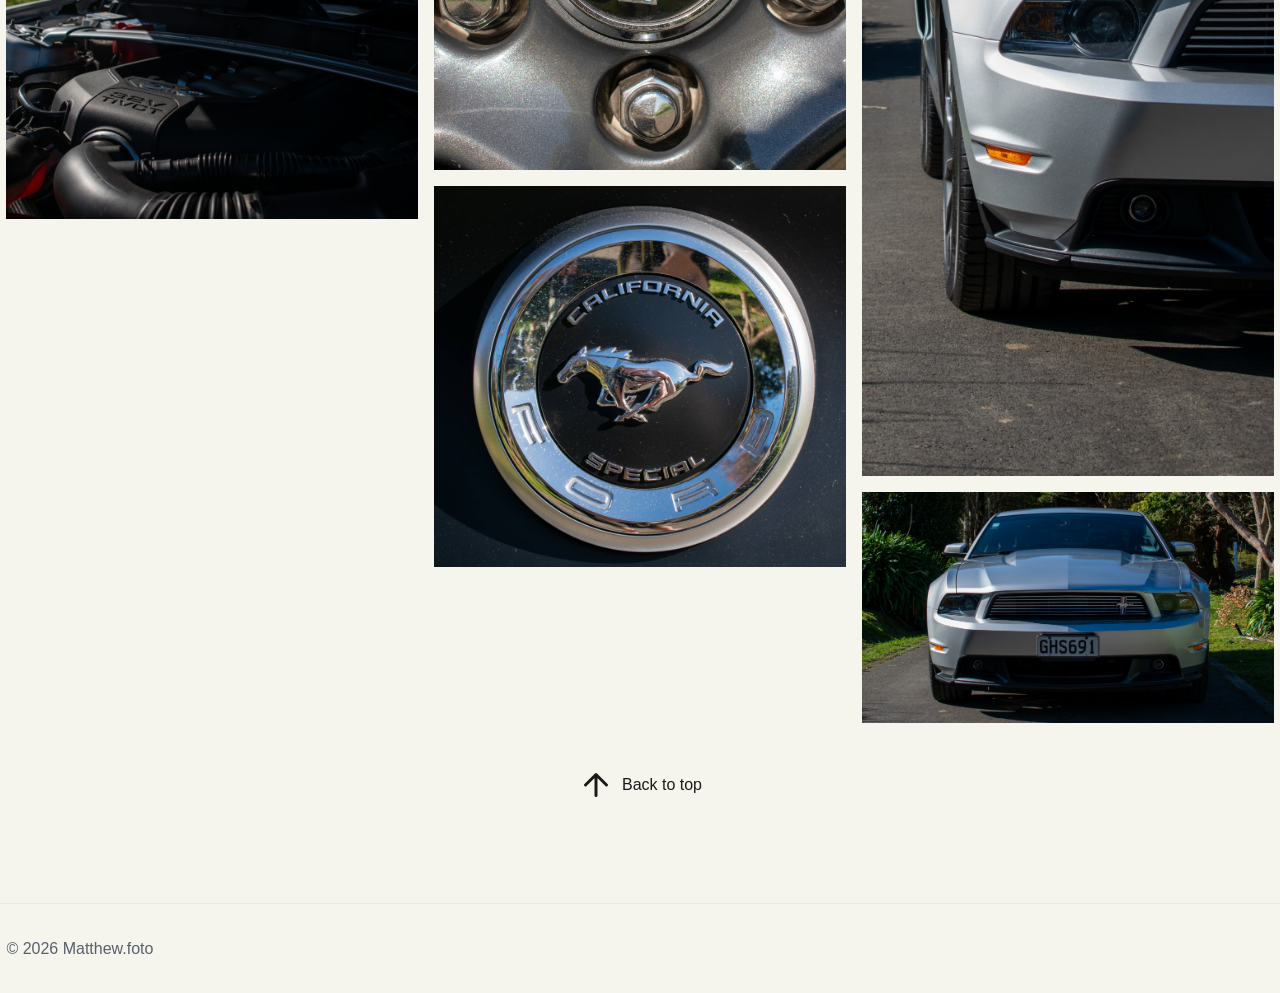
<file: project-4.html>
<!DOCTYPE html>
<!--
  =============================================================
  PROJECT PAGE  (project-4.html)
  =============================================================
  This is ONE project's page. It has space for:
    - a title
    - images
    - a description
  Its images live in assets/project-4 — drop your own files in
  there and update the <img> paths below to match.
  =============================================================
-->
<html lang="en-NZ">
<head>
  <meta charset="UTF-8" />
  <meta name="viewport" content="width=device-width, initial-scale=1.0" />
  <title>Mustang Cali Special — Matthew.foto</title>
  <!-- The little icon in the browser tab. Replace assets/favicon.svg with your own. -->
  <link rel="icon" href="assets/favicon.svg" type="image/svg+xml" />

  <link rel="stylesheet" href="styles.css" />
</head>
<body>

  <!-- Skip link: lets keyboard users jump straight to the main content. -->
  <a class="skip-link" href="#main">Skip to content</a>

  <!-- Same nav as the home page. The logo links home. -->
  <header class="site-header">
    <div class="container nav">
      <a href="index.html" class="nav__logo">
        <img src="assets/logo.png" alt="" class="nav__logo-image" />
        Matthew.foto
      </a>
      <button class="nav__toggle" aria-label="Open menu" aria-expanded="false">
        <span></span><span></span><span></span>
      </button>
      <nav class="nav__links">
        <a href="index.html#photography">Photography</a>
        <a href="index.html#about">About</a>
      </nav>
    </div>
  </header>

  <main id="main">
    <article class="section container project">

      <!-- A link back to the list of projects -->
      <a class="project__back" href="index.html#photography"><svg viewBox="0 0 24 24" fill="none" stroke="currentColor" stroke-width="2" stroke-linecap="round" stroke-linejoin="round" aria-hidden="true"><path d="M19 12H5M12 5l-7 7 7 7"></path></svg>Back to Photography Gallery</a>

      <h1 class="project__title">Mustang Cali Special</h1>

      <p class="project__meta">Car photography · 2026</p>

      <!-- ===== PROJECT DESCRIPTION ===== -->
      <div class="project__description">
        <p>
          Uncle Rick's 2011 Ford Mustang GT Boss 302 California Special out in the sun on a rare still Wellington day.
        </p>
      </div>

      <!-- ===== PROJECT IMAGES ===== -->
      <div class="project__gallery">
        <img src="assets/project-4/01.jpg" alt="Close-up of the black GT/CS side stripe and badge on the silver Mustang, trees blurred behind" />
        <img src="assets/project-4/02.jpg" alt="Silver Mustang's side mirror and rear quarter window, with the GT/CS stripe at the bottom, parked on a tree-lined driveway" />
        <img src="assets/project-4/03.jpg" alt="Dark close-up of the engine cover embossed Powered by Ford, with the yellow oil cap in the corner" />
        <img src="assets/project-4/04.jpg" alt="Wide close-up of the strut brace with the Mustang GT plaque over the dark engine bay" />
        <img src="assets/project-4/05.jpg" alt="Close-up of the brushed-metal Mustang GT plaque on the strut brace, intake runners below" />
        <img src="assets/project-4/06.jpg" alt="Dark close-up of the 5.0 badge and 32V TiVCT lettering on the engine cover" />
        <img src="assets/project-4/07.jpg" alt="Engine bay with the bonnet open, showing the 32V TiVCT 5.0 engine cover and strut brace in the sun" />
        <img src="assets/project-4/08.jpg" alt="Rear quarter window louvres and spoiler on the silver Mustang, with a green hill and blue sky behind" />
        <img src="assets/project-4/09.jpg" alt="Close-up of the speedometer through the glass, with the hills reflected in the lens" />
        <img src="assets/project-4/10.jpg" alt="Open driver's door showing the illuminated Mustang scuff plate, pedals and seat" />
        <img src="assets/project-4/11.jpg" alt="Steering wheel, dashboard and gear shifter seen through the driver's window, with a green paddock outside" />
        <img src="assets/project-4/12.jpg" alt="Close-up of the wheel centre cap with the running pony badge and chrome wheel nuts" />
        <img src="assets/project-4/13.jpg" alt="Close-up of the chrome California Special badge with a running pony, on the black rear panel" />
        <img src="assets/project-4/14.jpg" alt="Rear corner of the silver Mustang with its spoiler and antenna, against a deep blue sky and a shed" />
        <img src="assets/project-4/15.jpg" alt="Front wheel and door of the silver Mustang with the GT/CS stripe, in front of a corrugated shed and a white kei truck" />
        <img src="assets/project-4/16.jpg" alt="Rear three-quarter view of the silver Mustang on a driveway, blue sky above and a white fence behind" />
        <img src="assets/project-4/17.jpg" alt="Low rear view of the silver Mustang with its California Special badge, red tail lights and twin exhausts" />
        <img src="assets/project-4/18.jpg" alt="Close-up of the running pony badge in the Mustang's chrome grille, with its reflection in the bonnet" />
        <img src="assets/project-4/19.jpg" alt="Front corner of the silver Mustang showing the headlight, side marker, fog light and front wheel" />
        <img src="assets/project-4/20.jpg" alt="Head-on front view of the silver Mustang parked on a driveway between trees" />
      </div>
      <!-- Back to top button -->
      <div class="project__top">
        <button type="button" class="arrow-btn project__top-btn" data-scroll-to="top">
          <svg viewBox="0 0 24 24" fill="none" stroke="currentColor" stroke-width="2" stroke-linecap="round" stroke-linejoin="round" aria-hidden="true"><path d="M12 19V5M5 12l7-7 7 7"></path></svg>
          <span>Back to top</span>
        </button>
      </div>

    </article>
  </main>

  <footer class="site-footer">
    <div class="container">
      <p>© <span id="year"></span> Matthew.foto</p>
    </div>
  </footer>

  <script src="script.js"></script>
</body>
</html>
</file>
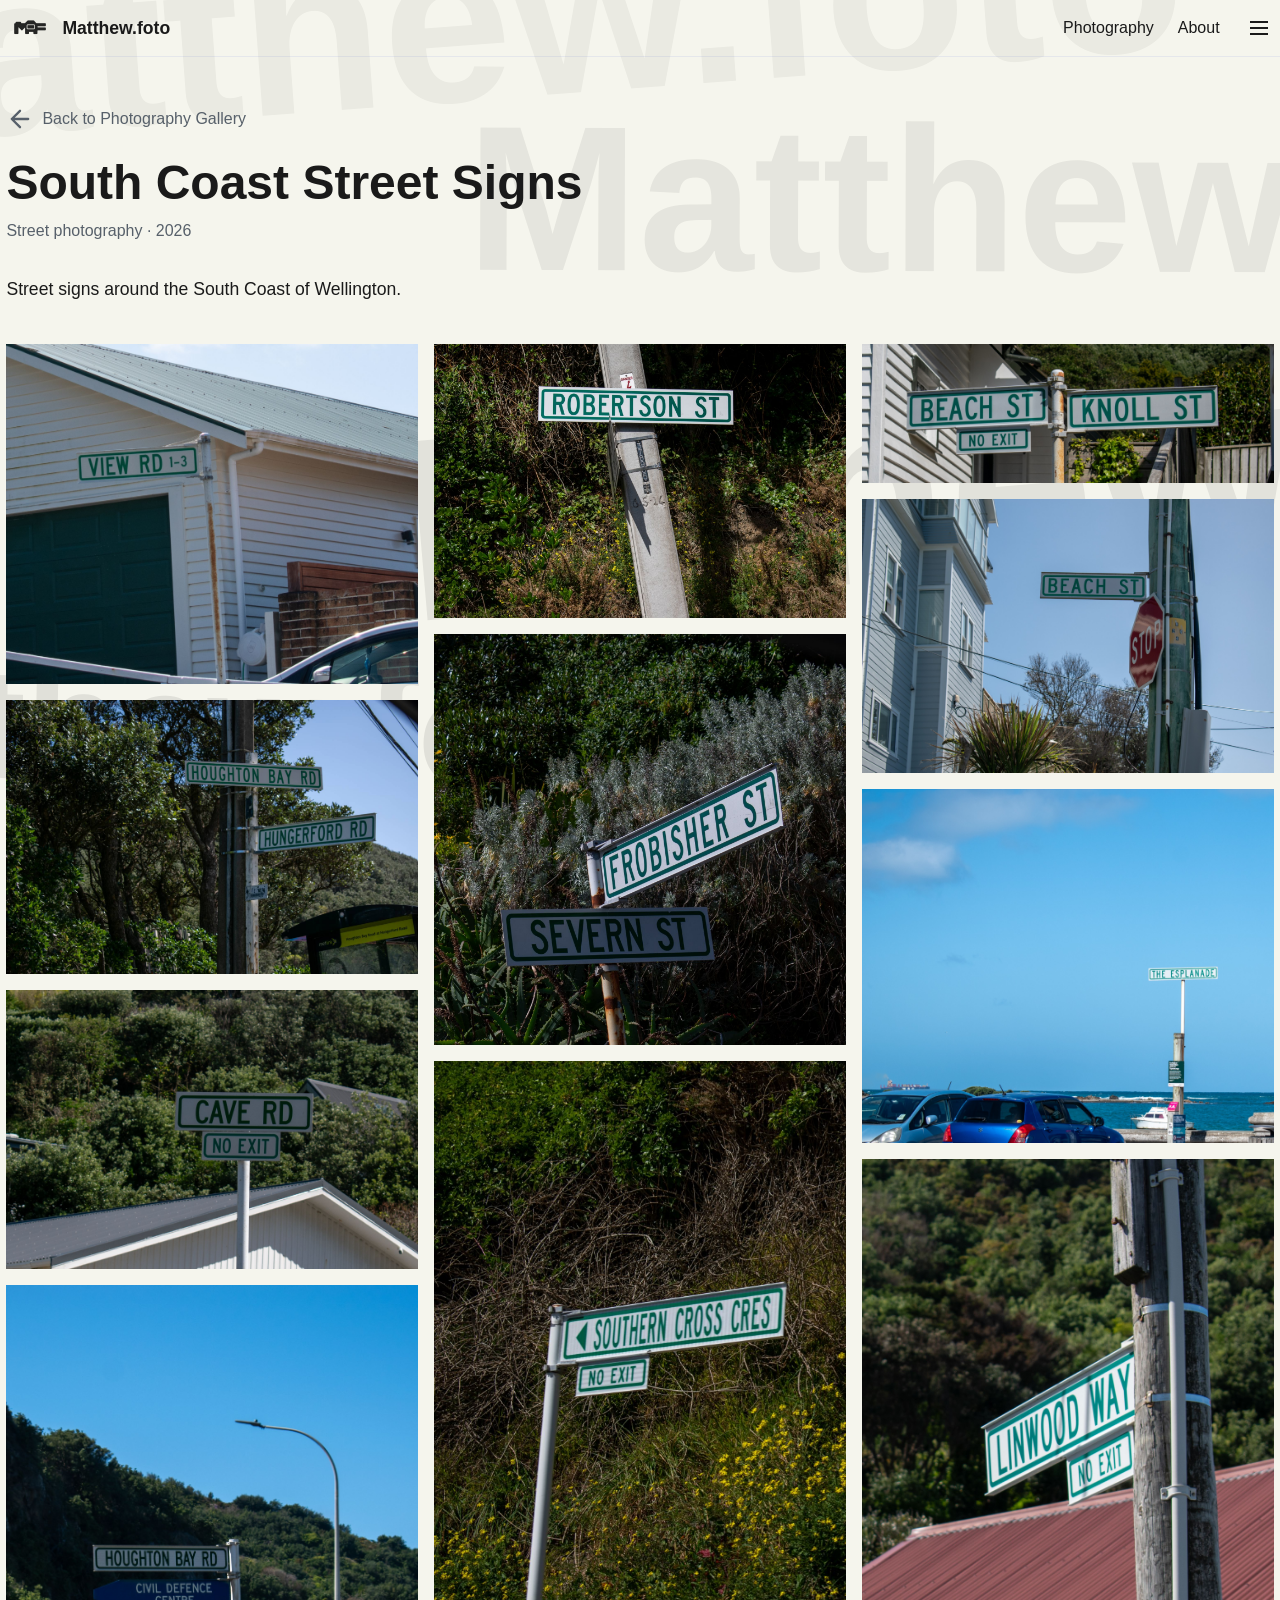
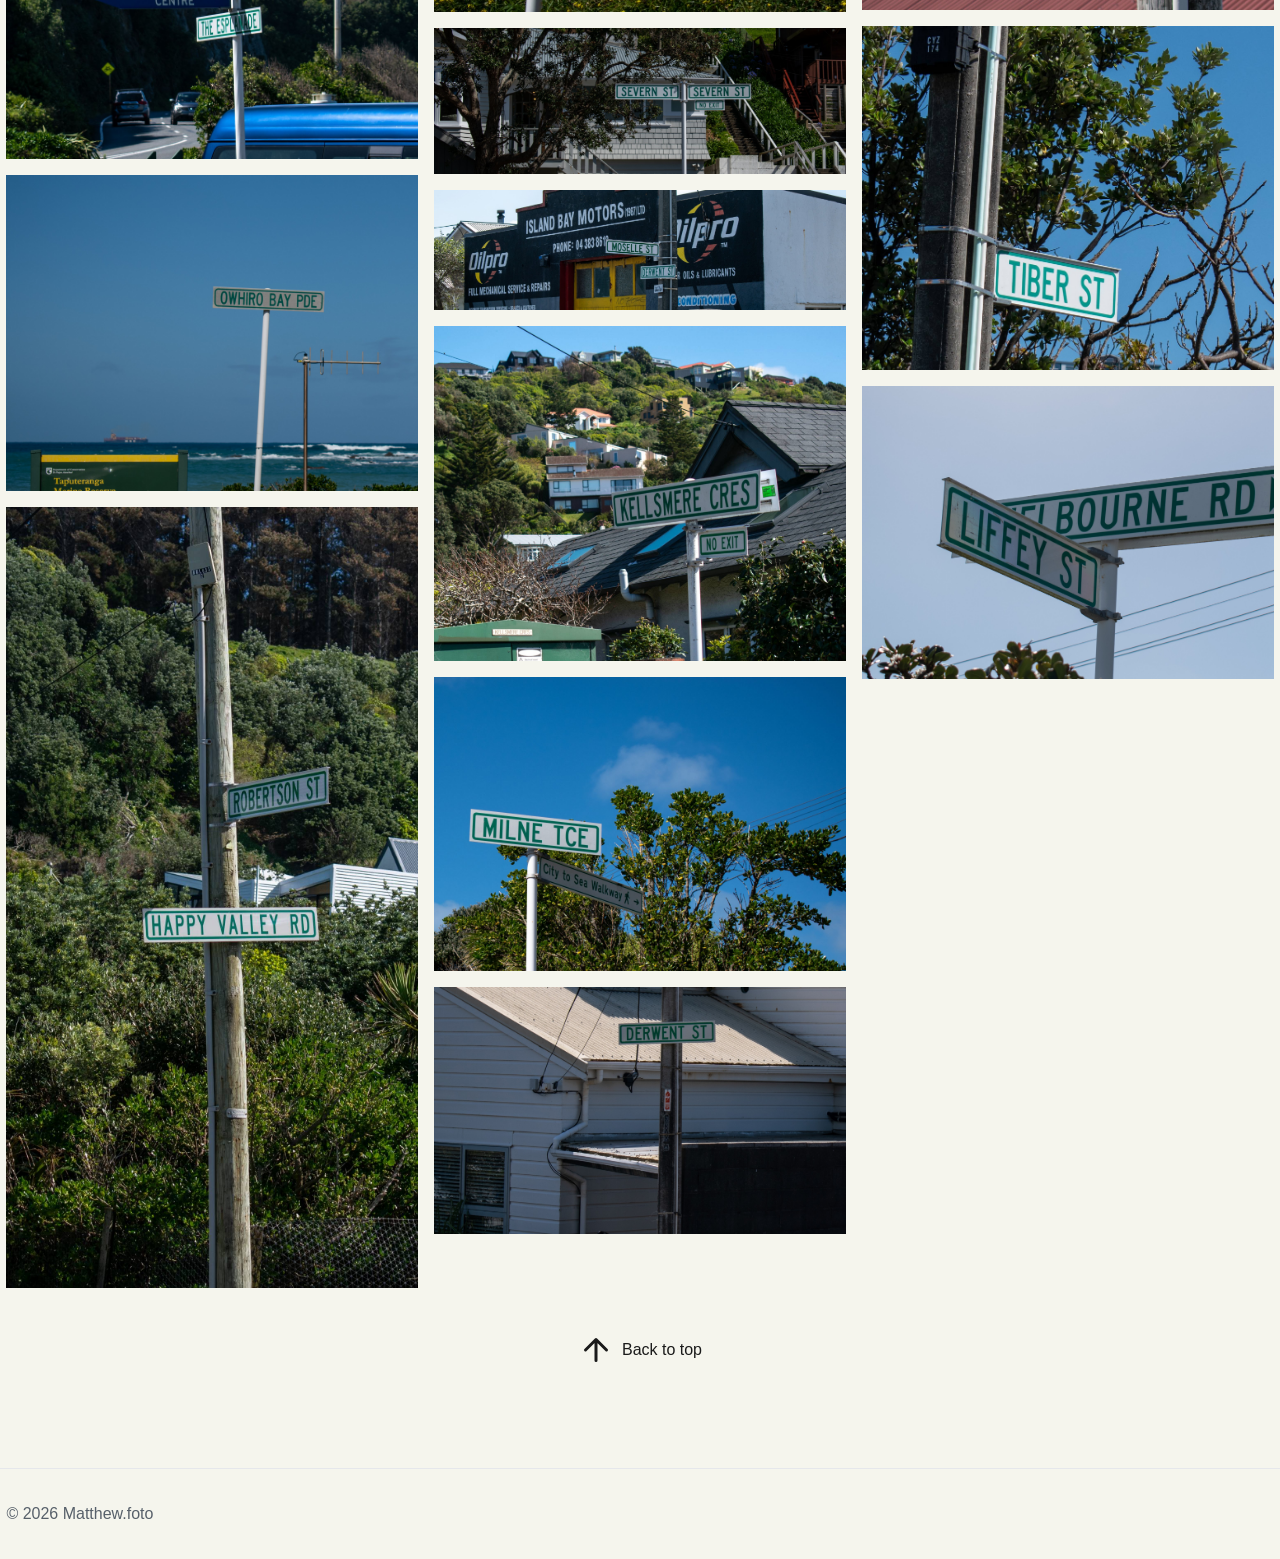
<file: project-5.html>
<!DOCTYPE html>
<!--
  =============================================================
  PROJECT PAGE  (project-5.html)
  =============================================================
  This is ONE project's page. It has space for:
    - a title
    - images
    - a description
  Its images live in assets/project-5 — drop your own files in
  there and update the <img> paths below to match.
  =============================================================
-->
<html lang="en-NZ">
<head>
  <meta charset="UTF-8" />
  <meta name="viewport" content="width=device-width, initial-scale=1.0" />
  <title>South Coast Street Signs — Matthew.foto</title>
  <!-- The little icon in the browser tab. Replace assets/favicon.svg with your own. -->
  <link rel="icon" href="assets/favicon.svg" type="image/svg+xml" />

  <link rel="stylesheet" href="styles.css" />
</head>
<body>

  <!-- Skip link: lets keyboard users jump straight to the main content. -->
  <a class="skip-link" href="#main">Skip to content</a>

  <!-- Same nav as the home page. The logo links home. -->
  <header class="site-header">
    <div class="container nav">
      <a href="index.html" class="nav__logo">
        <img src="assets/logo.png" alt="" class="nav__logo-image" />
        Matthew.foto
      </a>
      <button class="nav__toggle" aria-label="Open menu" aria-expanded="false">
        <span></span><span></span><span></span>
      </button>
      <nav class="nav__links">
        <a href="index.html#photography">Photography</a>
        <a href="index.html#about">About</a>
      </nav>
    </div>
  </header>

  <main id="main">
    <article class="section container project">

      <!-- A link back to the list of projects -->
      <a class="project__back" href="index.html#photography"><svg viewBox="0 0 24 24" fill="none" stroke="currentColor" stroke-width="2" stroke-linecap="round" stroke-linejoin="round" aria-hidden="true"><path d="M19 12H5M12 5l-7 7 7 7"></path></svg>Back to Photography Gallery</a>

      <h1 class="project__title">South Coast Street Signs</h1>

      <p class="project__meta">Street photography · 2026</p>

      <!-- ===== PROJECT DESCRIPTION ===== -->
      <div class="project__description">
        <p>
          Street signs around the South Coast of Wellington.
        </p>
      </div>

      <!-- ===== PROJECT IMAGES ===== -->
      <div class="project__gallery">
        <img src="assets/project-5/01.jpg" alt="Green-and-white View Rd 1-3 street sign on a rusty white pole, in front of a white house with a dark green garage door" />
        <img src="assets/project-5/02.jpg" alt="Houghton Bay Rd and Hungerford Rd street signs on a power pole, with a Metlink bus shelter and bush behind" />
        <img src="assets/project-5/03.jpg" alt="Cave Rd street sign with a No Exit sign below it, in front of bush-covered hillside and a rooftop" />
        <img src="assets/project-5/04.jpg" alt="Houghton Bay Rd and The Esplanade street signs with a blue Civil Defence Centre arrow, a curved streetlight and a winding coast road behind" />
        <img src="assets/project-5/05.jpg" alt="Owhiro Bay Pde street sign against a deep blue sky, with the sea, a container ship and a Taputeranga Marine Reserve sign below" />
        <img src="assets/project-5/06.jpg" alt="Robertson St and Happy Valley Rd street signs on a timber power pole, with houses and bush on the hill behind" />
        <img src="assets/project-5/07.jpg" alt="Robertson St street sign on a leaning concrete power pole in front of scrubby bank with small yellow flowers" />
        <img src="assets/project-5/08.jpg" alt="Frobisher St and Severn St street signs on a rusty pole, in front of silvery plants and aloe" />
        <img src="assets/project-5/09.jpg" alt="Southern Cross Cres street sign with an arrow and a No Exit sign, in front of a bank of tangled vines and yellow flowers" />
        <img src="assets/project-5/10.jpg" alt="Two Severn St signs and a No Exit sign on one pole, in front of a grey weatherboard house and a flight of steps" />
        <img src="assets/project-5/11.jpg" alt="Moselle St and Derwent St street signs on a pole in front of the painted black Island Bay Motors workshop wall" />
        <img src="assets/project-5/12.jpg" alt="Kellsmere Cres street sign with a No Exit sign, with houses stacked up the green hillside behind" />
        <img src="assets/project-5/13.jpg" alt="Milne Tce street sign above a City to Sea Walkway sign, against a bright blue sky and green trees" />
        <img src="assets/project-5/14.jpg" alt="Derwent St street sign on a concrete power pole in front of white weatherboard houses and corrugated roofs" />
        <img src="assets/project-5/15.jpg" alt="Beach St with a No Exit sign, and Knoll St, on a rusty pole in front of a white weatherboard house" />
        <img src="assets/project-5/16.jpg" alt="Beach St street sign above a red stop sign on a power pole, with a pale blue house and power lines against the sky" />
        <img src="assets/project-5/17.jpg" alt="The Esplanade street sign on a wooden post above two parked cars, with the sea, a small boat and a container ship behind, under a big blue sky" />
        <img src="assets/project-5/18.jpg" alt="Linwood Way street sign with a No Exit sign on a weathered timber pole, in front of a red roof and bush" />
        <img src="assets/project-5/19.jpg" alt="Tiber St street sign on a concrete pole, framed by leafy branches and a blue sky" />
        <img src="assets/project-5/20.jpg" alt="Liffey St street sign in front of a Melbourne Rd sign on a white pole, against a pale sky and power lines" />
      </div>
      <!-- Back to top button -->
      <div class="project__top">
        <button type="button" class="arrow-btn project__top-btn" data-scroll-to="top">
          <svg viewBox="0 0 24 24" fill="none" stroke="currentColor" stroke-width="2" stroke-linecap="round" stroke-linejoin="round" aria-hidden="true"><path d="M12 19V5M5 12l7-7 7 7"></path></svg>
          <span>Back to top</span>
        </button>
      </div>

    </article>
  </main>

  <footer class="site-footer">
    <div class="container">
      <p>© <span id="year"></span> Matthew.foto</p>
    </div>
  </footer>

  <script src="script.js"></script>
</body>
</html>
</file>
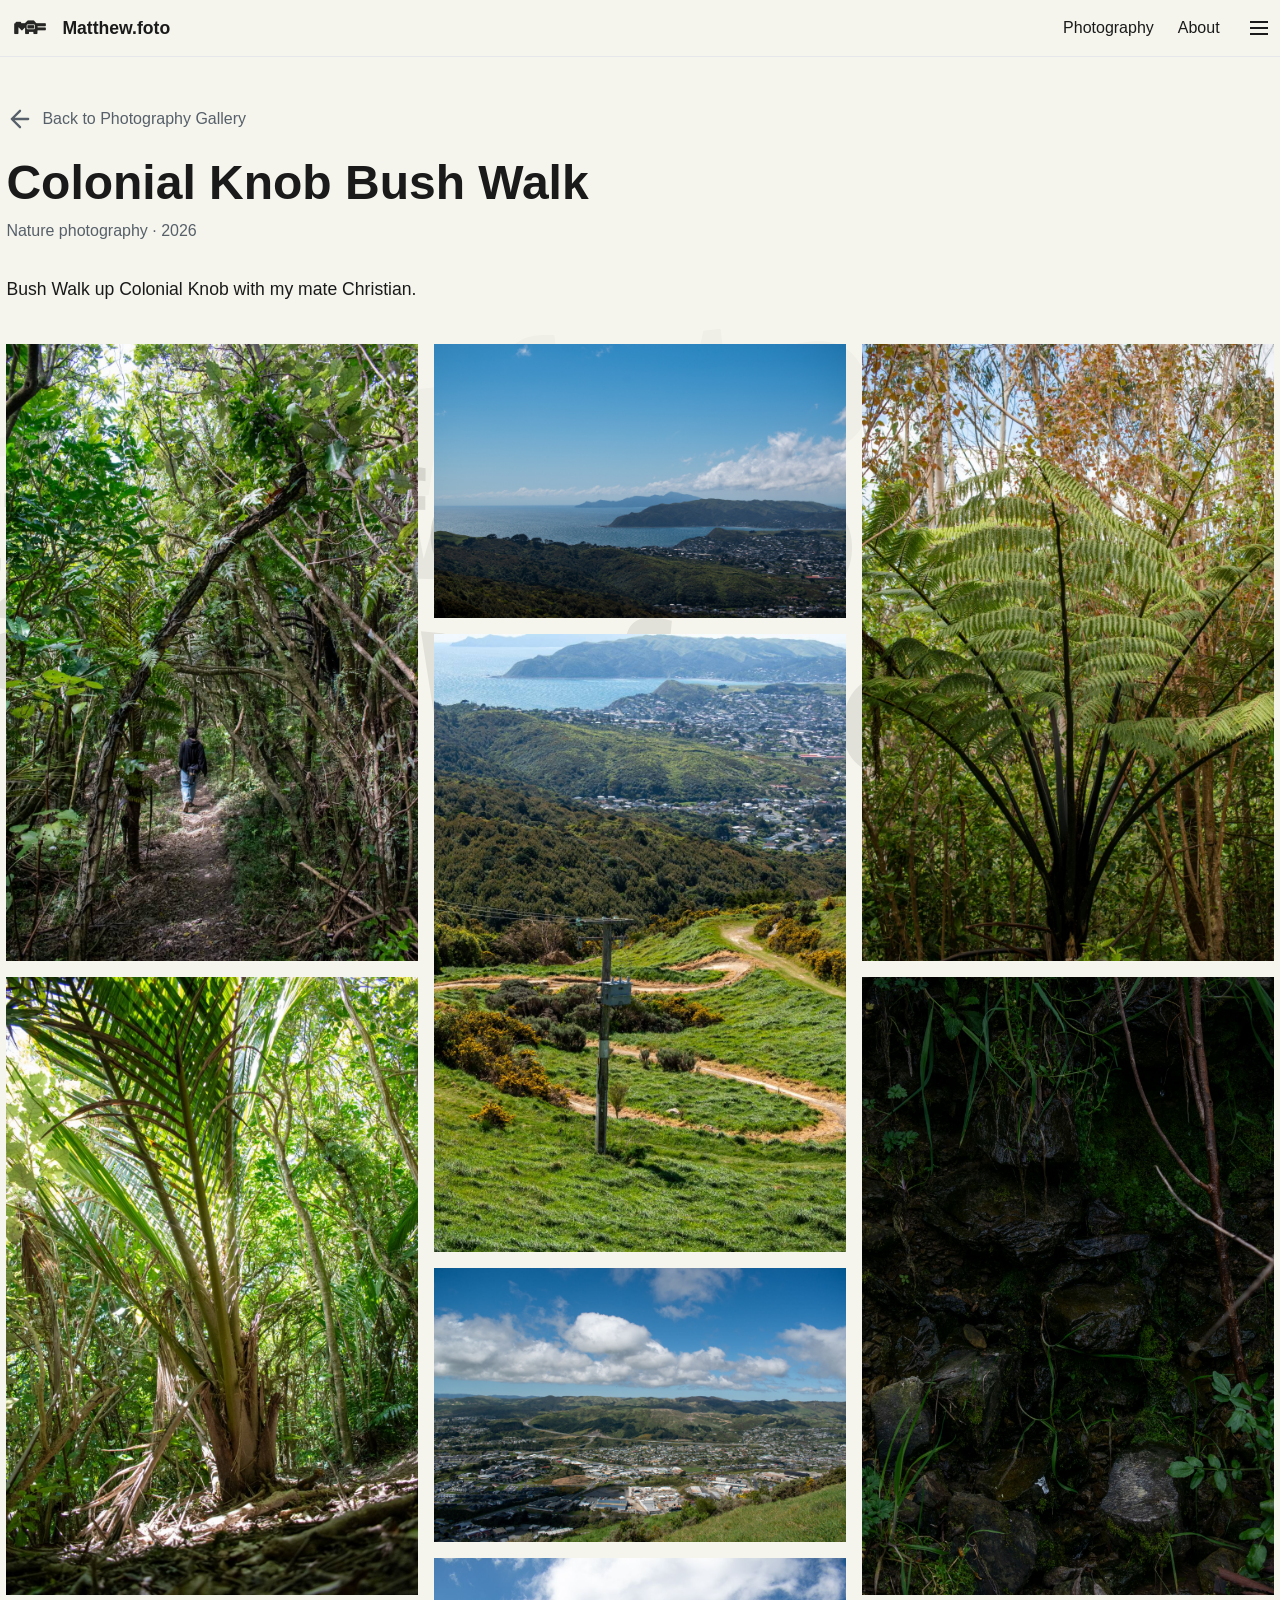
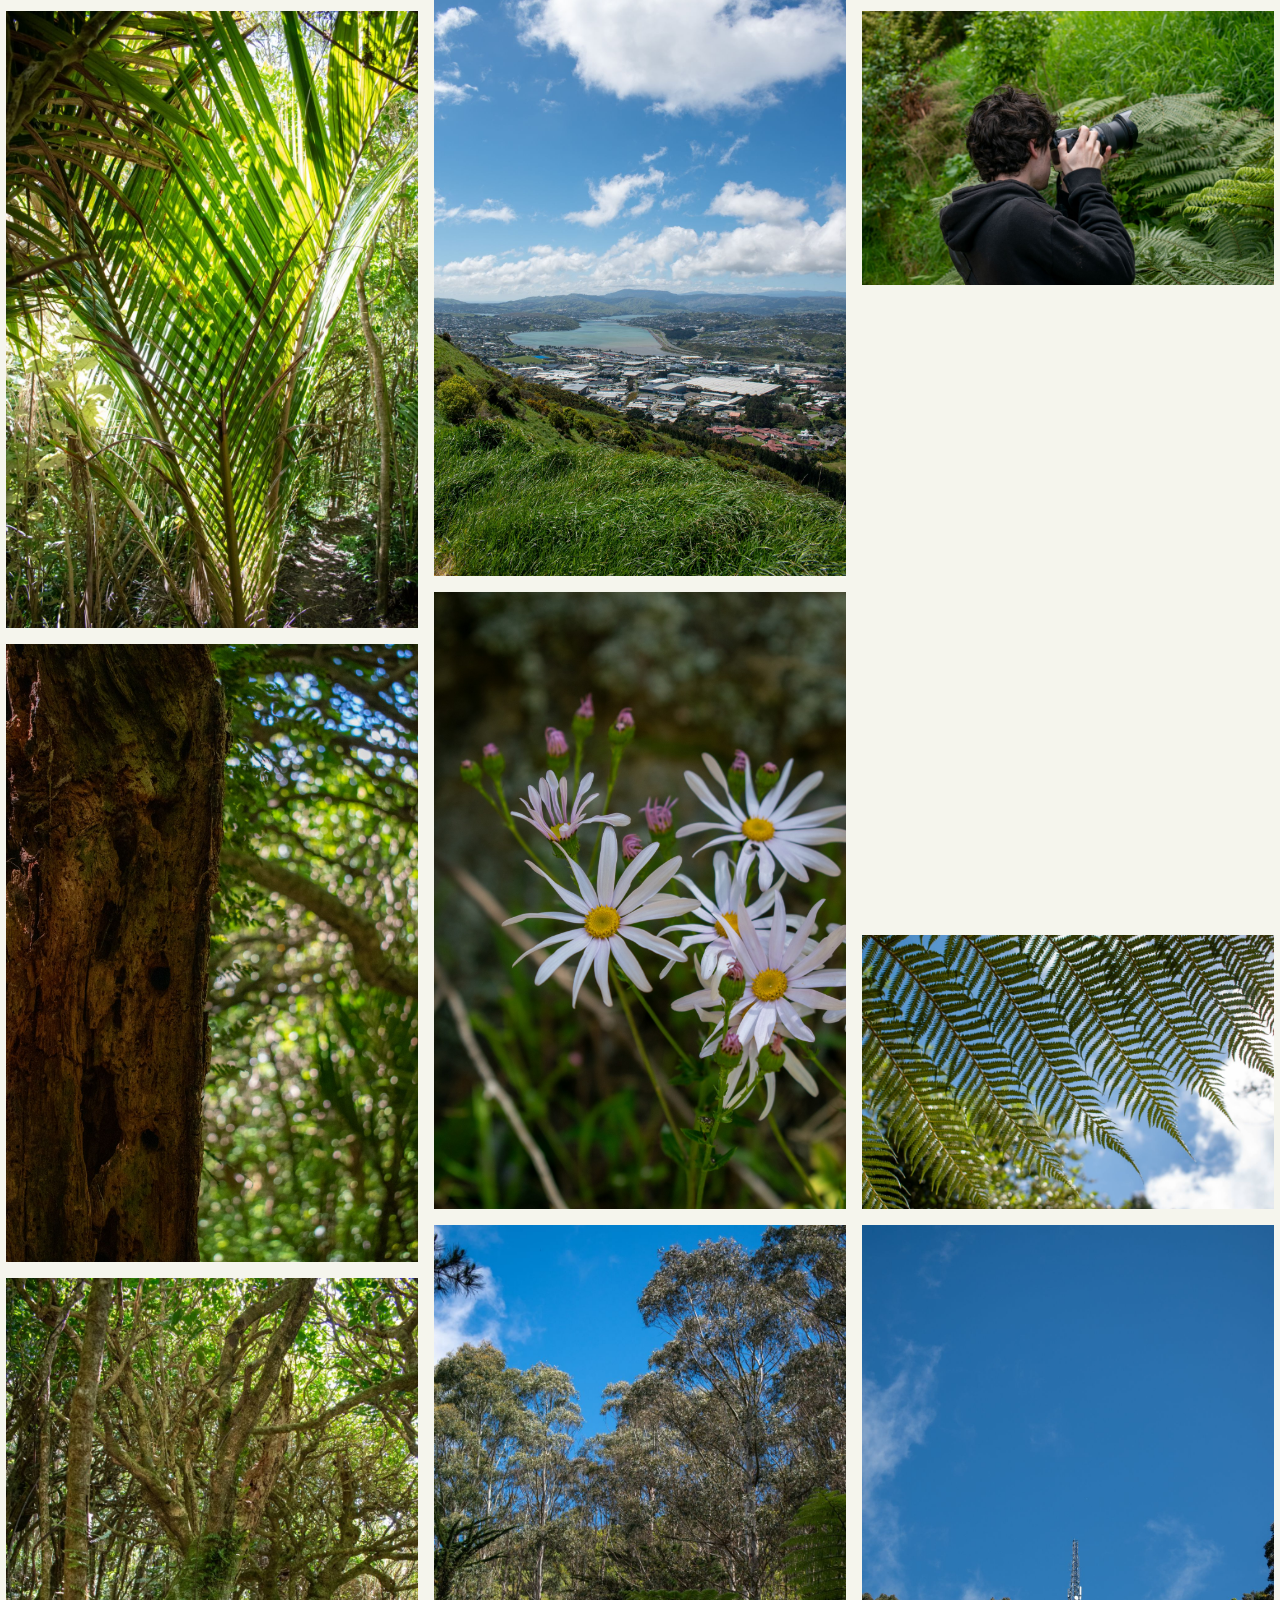
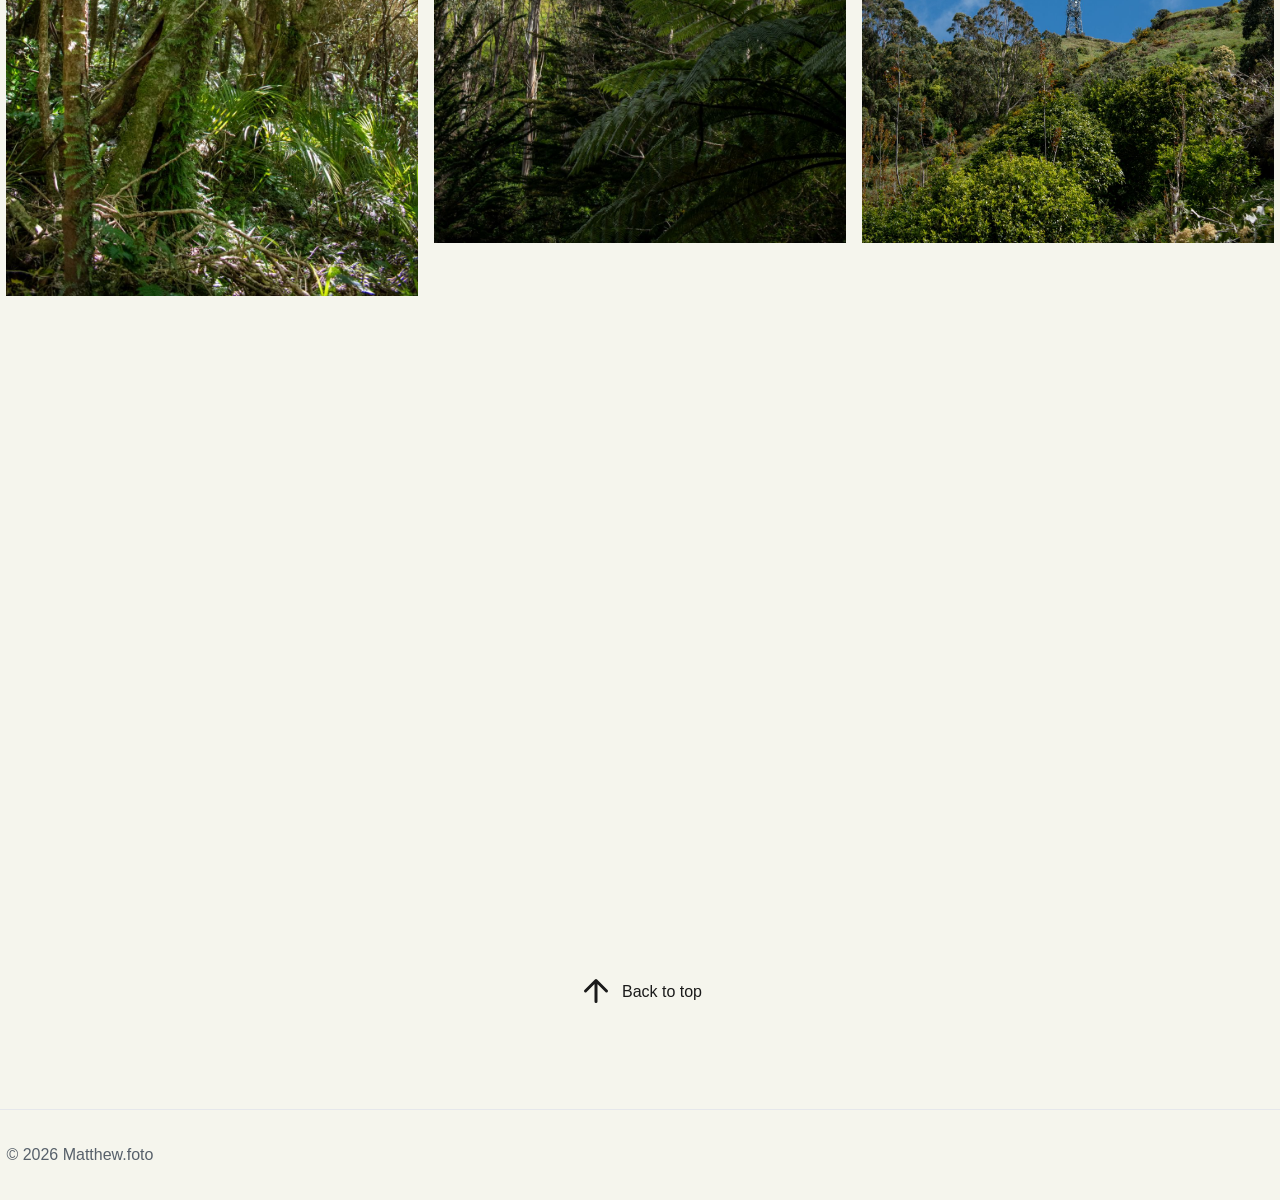
<file: project-6.html>
<!DOCTYPE html>
<!--
  =============================================================
  PROJECT PAGE  (project-6.html)
  =============================================================
  This is ONE project's page. It has space for:
    - a title
    - images
    - a description
  Its images live in assets/project-6 — drop your own files in
  there and update the <img> paths below to match.
  =============================================================
-->
<html lang="en-NZ">
<head>
  <meta charset="UTF-8" />
  <meta name="viewport" content="width=device-width, initial-scale=1.0" />
  <title>Colonial Knob Bush Walk — Matthew.foto</title>
  <!-- The little icon in the browser tab. Replace assets/favicon.svg with your own. -->
  <link rel="icon" href="assets/favicon.svg" type="image/svg+xml" />

  <link rel="stylesheet" href="styles.css" />
</head>
<body>

  <!-- Skip link: lets keyboard users jump straight to the main content. -->
  <a class="skip-link" href="#main">Skip to content</a>

  <!-- Same nav as the home page. The logo links home. -->
  <header class="site-header">
    <div class="container nav">
      <a href="index.html" class="nav__logo">
        <img src="assets/logo.png" alt="" class="nav__logo-image" />
        Matthew.foto
      </a>
      <button class="nav__toggle" aria-label="Open menu" aria-expanded="false">
        <span></span><span></span><span></span>
      </button>
      <nav class="nav__links">
        <a href="index.html#photography">Photography</a>
        <a href="index.html#about">About</a>
      </nav>
    </div>
  </header>

  <main id="main">
    <article class="section container project">

      <!-- A link back to the list of projects -->
      <a class="project__back" href="index.html#photography"><svg viewBox="0 0 24 24" fill="none" stroke="currentColor" stroke-width="2" stroke-linecap="round" stroke-linejoin="round" aria-hidden="true"><path d="M19 12H5M12 5l-7 7 7 7"></path></svg>Back to Photography Gallery</a>

      <h1 class="project__title">Colonial Knob Bush Walk</h1>

      <p class="project__meta">Nature photography · 2026</p>

      <!-- ===== PROJECT DESCRIPTION ===== -->
      <div class="project__description">
        <p>
          Bush Walk up Colonial Knob with my mate Christian.
        </p>
      </div>

      <!-- ===== PROJECT IMAGES ===== -->
      <div class="project__gallery">
        <img src="assets/project-6/01.jpg" alt="Person in a black hoodie and jeans walking away along a narrow bush track under arching, vine-covered branches" />
        <img src="assets/project-6/02.jpg" alt="Low-angle view of a young nikau palm in dappled sunlight, surrounded by bush and vines" />
        <img src="assets/project-6/03.jpg" alt="Backlit nikau palm fronds glowing green, with a narrow dirt track curving away on the right" />
        <img src="assets/project-6/04.jpg" alt="Close-up of a weathered tree trunk with dark holes, beside a blurred canopy of glowing bokeh circles" />
        <img src="assets/project-6/05.jpg" alt="Tangled bush with a moss- and fern-covered trunk, and nikau fronds catching sunlight at the bottom right" />
        <img src="assets/project-6/06.jpg" alt="Bright yellow gorse flowers in the foreground, with a blurred town and harbour below under a blue sky and white clouds" />
        <img src="assets/project-6/07.jpg" alt="Wide view from above of a bay and a green headland, with a distant island on the horizon under a clear blue sky" />
        <img src="assets/project-6/08.jpg" alt="Mountain bike track zigzagging down a grassy hillside past a power pole with a transformer, with a bay and suburb below" />
        <img src="assets/project-6/09.jpg" alt="Wide view over an industrial area and suburbs in a valley, with a motorway curving past green hills and big white clouds above" />
        <img src="assets/project-6/10.jpg" alt="Looking down a grassy hillside to an inlet and industrial area, under a blue sky with scattered clouds" />
        <img src="assets/project-6/11.jpg" alt="Cluster of white daisies with yellow centres and pink buds against a dark blurred background" />
        <img src="assets/project-6/12.jpg" alt="Tall eucalyptus trees against a blue sky, with the dark green fronds of a tree fern in the foreground" />
        <img src="assets/project-6/13.jpg" alt="Blue trail sign reading Tumeke Entry 1, Grade 3 Intermediate, To Raina St, Descending MTB Only, mounted on a wooden post" />
        <img src="assets/project-6/14.jpg" alt="Black-stemmed tree fern spreading its green fronds, with eucalyptus trees and orange-tinged leaves behind" />
        <img src="assets/project-6/15.jpg" alt="Dark, wet rock face with moss, small plants and a thin branch" />
        <img src="assets/project-6/16.jpg" alt="Person in a black hoodie from behind, photographing a fern with a camera in thick green bush" />
        <img src="assets/project-6/17.jpg" alt="Close-up of an unfurling fern koru in focus, with a blurred green and silver background" />
        <img src="assets/project-6/18.jpg" alt="Underside of tree fern fronds against a blue sky with white clouds" />
        <img src="assets/project-6/19.jpg" alt="Communication tower on a hilltop under a deep blue sky, with bush and gorse below" />
        <img src="assets/project-6/20.jpg" alt="Tall eucalyptus trees reaching up into a blue sky with white clouds" />
      </div>
      <!-- Back to top button -->
      <div class="project__top">
        <button type="button" class="arrow-btn project__top-btn" data-scroll-to="top">
          <svg viewBox="0 0 24 24" fill="none" stroke="currentColor" stroke-width="2" stroke-linecap="round" stroke-linejoin="round" aria-hidden="true"><path d="M12 19V5M5 12l7-7 7 7"></path></svg>
          <span>Back to top</span>
        </button>
      </div>

    </article>
  </main>

  <footer class="site-footer">
    <div class="container">
      <p>© <span id="year"></span> Matthew.foto</p>
    </div>
  </footer>

  <script src="script.js"></script>
</body>
</html>
</file>
<file: styles.css>
/* =============================================================
   STYLES.CSS  —  the look of your whole website
   =============================================================

   START HERE ↓
   The block below is your "design tokens": the colours, fonts and
   spacing used everywhere. Change a value here and it updates across
   the ENTIRE site. This is the easiest and best place to make the
   site feel like YOURS.

   TIP: Ask Claude things like
     "Change the accent colour to a warm orange."
     "Use a serif font for headings."
     "Make everything feel more spacious."
   ============================================================= */

:root {
  /* ---- COLOURS ---- */
  --color-bg:      #f5f5ed;   /* page background */
  --color-surface: #f4f4f5;   /* cards, panels */
  --color-text:    #1a1a1a;   /* main text */
  --color-muted:   #57606a;   /* secondary text (kept dark enough to stay readable on white and on cards) */
  --color-border:  #e5e7eb;   /* thin lines */
  --color-accent:  #3b5bdb;   /* links & buttons — CHANGE ME to make it yours */
  --color-accent-text: #ffffff; /* text on top of the accent colour */

  /* ---- FONTS ---- */
  /* These are "system fonts" — they use whatever the computer has, so
     there is nothing to download. Swap them for a Google Font if you
     like (ask Claude how). */
  --font-body:    -apple-system, BlinkMacSystemFont, "Segoe UI", Roboto, Helvetica, Arial, sans-serif;
  --font-heading: var(--font-body);

  /* ---- SPACING & SIZES ---- */
  --space:        0.4rem;     /* the base spacing unit */
  --radius:       0px;        /* how round corners are */
  --max-width:    1450px;     /* how wide content gets on big screens */
}

/* -------------------------------------------------------------
   BASIC RESET — sensible defaults. You can usually leave this.
   ------------------------------------------------------------- */
* {
  box-sizing: border-box;
  margin: 0;
}

html {
  scroll-behavior: smooth; /* smooth scrolling to #about, #work, etc. */
}

body {
  position: relative;
  font-family: var(--font-body);
  color: var(--color-text);
  background: var(--color-bg);
  line-height: 1.6;
}

/* -------------------------------------------------------------
   SITE-WIDE BACKGROUND  (morphing blobs + swirly lines)
   -------------------------------------------------------------
   A full-screen <canvas>, drawn and animated by script.js —
   fixed behind everything, on every page.
   ------------------------------------------------------------- */
.site-bg {
  position: fixed;
  inset: 0;
  z-index: -1;
  pointer-events: none;
}

/* A copy of the top strip of the background, laid over the top bar so the
   floating words show in it too (script.js). It sits above the bar but
   can't be clicked, so the links underneath still work. */
.site-bg-header {
  position: fixed;
  top: 0;
  left: 0;
  z-index: 11; /* just above the top bar (10) */
  pointer-events: none;
}

img {
  display: block;
  max-width: 100%; /* stops images overflowing on small screens */
  height: auto;
}

a {
  color: var(--color-accent);
}

/* -------------------------------------------------------------
   ACCESSIBILITY  (small things that make the site usable for
   everyone — including people using a keyboard or a screen reader)
   ------------------------------------------------------------- */

/* A clear outline shows keyboard users where they are on the page.
   :focus-visible only shows it for keyboard focus, not mouse clicks. */
a:focus-visible,
button:focus-visible,
.card:focus-visible {
  outline: 3px solid var(--color-accent);
  outline-offset: 2px;
  border-radius: 0px;
}

/* The "Skip to content" link. It's tucked off-screen until a keyboard
   user tabs to it, then it appears at the top-left. */
.skip-link {
  position: absolute;
  left: 0.5rem;
  top: -3rem; /* off-screen */
  background: var(--color-accent);
  color: var(--color-accent-text);
  padding: 0.6rem 1rem;
  border-radius: var(--radius);
  z-index: 100;
  transition: top 0.15s ease;
}

.skip-link:focus {
  top: 0.5rem; /* slides into view when focused */
}

/* The .container keeps content centred and stops it getting too wide. */
.container {
  width: 100%;
  max-width: var(--max-width);
  margin-inline: auto;
  padding-inline: var(--space);
}

/* -------------------------------------------------------------
   HEADER / NAVIGATION
   ------------------------------------------------------------- */
.site-header {
  position: sticky;   /* the nav stays at the top as you scroll */
  top: 0;
  background: var(--color-bg);
  border-bottom: 1px solid var(--color-border);
  z-index: 10;
}

.nav {
  display: flex;
  align-items: center;
  justify-content: space-between;
  padding-block: 0.75rem;
  padding-inline: 0.4rem;
}

.nav__logo {
  display: flex;
  align-items: center;
  gap: 0.5rem;
  font-weight: 700;
  font-size: 1.1rem;
  text-decoration: none;
  color: var(--color-text);
}

.nav__logo-image {
  height: 32px;
  width: auto;
}

.nav__links {
  display: flex;
  gap: 1.5rem;
}

.nav__links a {
  text-decoration: none;
  color: var(--color-text);
}

.nav__links a:hover {
  color: var(--color-accent);
}

/* -------------------------------------------------------------
   PROJECTS DROPDOWN  (the small three-line icon in the nav)
   A quick-jump menu listing every project, so you can go straight
   to one without going back to the home page first.
   ------------------------------------------------------------- */
.nav__projects {
  position: relative;
  display: flex;
  align-items: center;
}

.nav__projects-toggle {
  display: flex;
  flex-direction: column;
  justify-content: center;
  gap: 4px;
  background: none;
  border: none;
  cursor: pointer;
  padding: 6px;
}

.nav__projects-toggle span {
  width: 18px;
  height: 2px;
  background: var(--color-text);
}

.nav__projects-menu {
  position: absolute;
  top: calc(100% + 0.5rem);
  right: 0;
  min-width: 220px;
  list-style: none;
  background: var(--color-bg);
  border: 1px solid var(--color-border);
  border-radius: var(--radius);
  box-shadow: 0 10px 24px rgba(0, 0, 0, 0.08);
  padding: 0.5rem 0;
  opacity: 0;
  visibility: hidden;
  transform: translateY(-6px);
  transition: opacity 0.15s ease, transform 0.15s ease, visibility 0.15s;
}

.nav__projects.is-open .nav__projects-menu {
  opacity: 1;
  visibility: visible;
  transform: translateY(0);
}

.nav__projects-menu a {
  display: block;
  padding: 0.5rem 1rem;
  white-space: nowrap;
}

.nav__projects-menu a:hover {
  background: var(--color-surface);
}

/* The hamburger button is hidden on big screens... */
.nav__toggle {
  display: none;
  flex-direction: column;
  gap: 5px;
  background: none;
  border: none;
  cursor: pointer;
  padding: 6px;
}

.nav__toggle span {
  width: 24px;
  height: 2px;
  background: var(--color-text);
}

/* -------------------------------------------------------------
   HERO (the big intro at the top of the home page)
   -------------------------------------------------------------
   Takes up the full screen on load — the logo starts big, centred
   in the middle, with the morphing blob (set on body, above)
   filling the space around it. script.js shrinks the logo down to
   its normal size as you scroll past it.
   ------------------------------------------------------------- */
.hero {
  position: relative;
  /* --nav-height is set by script.js once it measures the real
     header height; the plain 100vh is just a fallback for before
     that runs (or if JS fails to load). */
  min-height: 100vh;
  min-height: calc(100vh - var(--nav-height, 0px));
  display: flex;
  align-items: center;
  overflow: hidden; /* the pictures of you sit right at the page edges */
  justify-content: center;
}

/* A gently bouncing down-arrow pinned to the bottom of the hero,
   hinting that there's more below — click it to jump straight to
   the Photography section. */
/* Plain arrow buttons (no circle) — used for the scroll-down arrow
   in the hero and the back-to-top arrows beside the section titles. */
.arrow-btn {
  display: inline-flex;
  align-items: center;
  justify-content: center;
  padding: 0.25rem;
  background: none;
  border: none;
  color: var(--color-text);
  cursor: pointer;
}

.arrow-btn:hover {
  color: var(--color-accent);
}

.arrow-btn svg {
  width: 36px;
  height: 36px;
}

.hero__scroll-hint {
  position: absolute;
  bottom: 2rem;
  left: 50%;
  transform: translateX(-50%);
  animation: hero-scroll-hint-bounce 1.8s ease-in-out infinite;
}

@keyframes hero-scroll-hint-bounce {
  0%, 100% { transform: translate(-50%, 0); }
  50% { transform: translate(-50%, 10px); }
}

.hero__eyebrow {
  color: var(--color-muted);
  text-transform: uppercase;
  letter-spacing: 0.08em;
  font-size: 0.8rem;
  margin-bottom: 0.5rem;
}

.hero__title {
  font-family: var(--font-heading);
  font-size: clamp(2.5rem, 6vw, 4rem); /* grows with screen size */
  line-height: 1.1;
}

/* The big logo in the middle of the first screen. */
.hero__centre {
  position: relative;
  z-index: 1; /* sits in front of the pictures of you if they ever overlap */
}

/* The logo sits in a wrapper so it can dissolve away on scroll as one piece.
   --logo-w is the wrapper's width; the spinning cube inside is made much
   smaller than the wrapper (see --cube below) so that, as it turns, its
   corners and the perspective growth of the near side never poke outside
   the wrapper and get clipped. */
.hero__logo-wrap {
  --logo-w: clamp(220px, 40vw, 600px);
  display: block;
  position: relative;
  width: var(--logo-w);
  margin-inline: auto;
  padding-block: 14px;
}

.hero__logo {
  display: block;
  width: 100%;
  height: auto;
}

.hero__logo-wrap canvas {
  position: absolute;
  inset: 0;
  width: 100%;
  height: 100%;
}

/* The logo shape used to cut the logo out of the cube's faces — embedded as a
   small picture (see the note in the cube rule below). */
:root {
  --logo-cutout: url("[data-uri]");
  --logo-cutout-flipped: url("[data-uri]");
}

/* ---- Spinning cube (script.js builds it) ---- */
.hero__logo-wrap.is-3d {
  --cube: calc(var(--logo-w) * 0.58); /* the cube's side length */
  height: calc(var(--logo-w) * 0.82);
  padding-block: 0;
}

/* The flat logo stays in the page for screen readers and as a fallback,
   but is invisible once the cube is running. */
.hero__logo-wrap.is-3d .hero__logo {
  position: absolute;
  width: 1px;
  height: 1px;
  opacity: 0;
  pointer-events: none;
}

.logo-cube-stage {
  position: absolute;
  inset: 0;
  display: flex;
  align-items: center;
  justify-content: center;
  perspective: 1600px; /* how strongly the near side looks bigger */
}

.logo-cube {
  position: relative;
  width: var(--cube);
  height: var(--cube);
  transform-style: preserve-3d;
  animation: logo-spin 12s linear infinite;
}

.logo-cube__face {
  position: absolute;
  inset: 0;
  display: flex;
  align-items: center;
  justify-content: center;
  background: linear-gradient(160deg, #ffffff, #e9e9df);
  border: 3px solid var(--color-text);
  /* Each skin is only visible from its own side (the light outer skin from
     outside, the dark inner skin from inside — see script.js). */
  backface-visibility: hidden;
  /* Cut the logo out of the face: a mask of "the whole face" minus "the logo
     shape" leaves a face with a logo-shaped hole in it. */
  -webkit-mask-image: linear-gradient(#000, #000), var(--logo-cutout);
  mask-image: linear-gradient(#000, #000), var(--logo-cutout);
  -webkit-mask-size: 100% 100%, 84% auto;
  mask-size: 100% 100%, 84% auto;
  -webkit-mask-position: 0 0, center;
  mask-position: 0 0, center;
  -webkit-mask-repeat: no-repeat, no-repeat;
  mask-repeat: no-repeat, no-repeat;
  -webkit-mask-composite: xor;
  mask-composite: exclude;
}

/* The dark inside of the cube, seen through the logo cut-outs. */
.logo-cube__face--inner {
  background: linear-gradient(160deg, #3b3b3b, #121212);
  border-color: #121212;
}

/* Faces on the far side use the logo flipped left-to-right, so that looking
   straight through the cube, the cut-outs line up with each other. */
.logo-cube__face--flip {
  -webkit-mask-image: linear-gradient(#000, #000), var(--logo-cutout-flipped);
  mask-image: linear-gradient(#000, #000), var(--logo-cutout-flipped);
}

/* The top and bottom are plain (no logo cut-out). */
.logo-cube__face--cap {
  -webkit-mask-image: none;
  mask-image: none;
}

/* The walls of the logo-shaped tunnel through the cube: lots of thin outlines
   of the logo stacked front to back (script.js), so the hole has sides. */
.logo-cube__ring {
  position: absolute;
  inset: 0;
  display: flex;
  align-items: center;
  justify-content: center;
  pointer-events: none;
}

.logo-cube__ring img {
  width: 84%;
  height: auto;
}

/* Spin pauses once you've scrolled past the top of the page (script.js). */
.hero__logo-wrap.is-paused .logo-cube {
  animation-play-state: paused;
}

@keyframes logo-spin {
  from { transform: rotateY(0deg); }
  to { transform: rotateY(360deg); }
}
/* Once the rippling canvas is running, the plain picture underneath hides
   (it's still there for screen readers and as a fallback). */
.hero__logo-wrap.is-rippling .hero__logo {
  visibility: hidden;
}

/* The two pictures of you, pinned to the very left and very right edges
   of the page, resting on the bottom of the first screen. The right-hand
   one is flipped (scaleX(-1)) so its back is against the right wall.
   Height: as tall as the first screen allows, but never so wide that the
   two of them crowd the logo (0.685 = the picture's width ÷ height).
   As you scroll, script.js slides a wobbly stencil (the mask settings
   below) up each picture so it dissolves from the bottom through a
   blob-shaped edge. */
.hero__figure {
  position: absolute;
  bottom: 0;
  z-index: 0;
  height: min(calc(100vh - var(--nav-height, 0px) - 1rem), 43vw);
  width: auto;
  max-width: none;
  pointer-events: none;
}

/* The wobbly dissolve stencil (drawn and moved by script.js) — used by the
   two pictures of you and by the logo. It's 2x as wide and 4x as tall as
   the thing it hides, and repeats sideways. */
.hero__figure,
.hero__logo-wrap {
  -webkit-mask-size: 200% 400%;
  mask-size: 200% 400%;
  -webkit-mask-repeat: repeat-x;
  mask-repeat: repeat-x;
  -webkit-mask-position: var(--mask-x, 0px) var(--mask-y, 0px);
  mask-position: var(--mask-x, 0px) var(--mask-y, 0px);
  transition: opacity 0.4s ease;
}

/* Once the rippling copy is running, the plain picture underneath hides
   (it's still there for screen readers and as a fallback). */
.hero__figure.is-source-hidden {
  visibility: hidden;
}

.hero__figure--left {
  left: 0;
}

.hero__figure--right {
  right: 0;
  transform: scaleX(-1);
}

/* Coming back from a project: keep the pictures of you hidden (so you land
   straight on the gallery) until you scroll back up to the very top. */
.returning .hero__figure,
.returning .hero__logo-wrap {
  opacity: 0;
  transition: none;
}

/* On phones the two pictures sit along the bottom and the logo moves up. */
@media (max-width: 700px) {
  .hero {
    align-items: flex-start;
  }

  .hero__centre {
    margin-top: 12vh;
  }

  .hero__logo-wrap {
    --logo-w: 74vw;
  }

  .hero__figure {
    height: 62vw;
  }
}
.hero__subtitle {
  color: var(--color-muted);
  font-size: 1.2rem;
  max-width: 40ch;
  margin-block: 1rem 1.5rem;
}

/* -------------------------------------------------------------
   BUTTONS
   ------------------------------------------------------------- */
.button {
  display: inline-block;
  background: var(--color-accent);
  color: var(--color-accent-text);
  text-decoration: none;
  padding: 0.7rem 1.4rem;
  border-radius: var(--radius);
  font-weight: 600;
}

.button:hover {
  opacity: 0.9;
}

/* -------------------------------------------------------------
   SECTIONS (About, Work, ...)
   ------------------------------------------------------------- */
.section {
  padding-block: 3rem;
}

.section__title {
  font-family: var(--font-heading);
  font-size: 1.8rem;
  margin-bottom: 1rem;
}

/* Section title with a back-to-top arrow beside it. */
.section__head {
  display: flex;
  align-items: center;
  gap: 0.75rem;
  margin-bottom: 1rem;
}

.section__head .section__title {
  margin-bottom: 0;
}

.section__intro {
  color: var(--color-muted);
  max-width: 55ch;
  margin-bottom: 2rem;
}

/* -------------------------------------------------------------
   ABOUT
   ------------------------------------------------------------- */
.about {
  display: grid;
  grid-template-columns: 220px 1fr; /* photo | text */
  gap: 1rem;
  align-items: start;
}

.about__photo {
  border-radius: var(--radius);
  background: var(--color-surface);
}

.about__text {
  max-width: 42ch;
}

.about__text p + p {
  margin-top: 1rem;
}

/* -------------------------------------------------------------
   WORK GRID + PROJECT CARDS
   ------------------------------------------------------------- */
.grid {
  display: grid;
  /* Locked to 3 columns so the cards grow bigger with the page
     instead of adding more columns. */
  grid-template-columns: repeat(3, 1fr);
  gap: 1.5rem;
}

.card {
  display: block;
  text-decoration: none;
  color: inherit;
  /* Flush with the page: no white panel, so the floating words show through
     the card. On hover (or keyboard focus) the card gets its solid white
     back, which covers the words so the text is easy to read. */
  background: transparent;
  border-radius: var(--radius);
  overflow: hidden;
  transition: transform 0.15s ease, box-shadow 0.15s ease, background-color 0.25s ease;
}

.card:hover,
.card:focus-visible {
  background: var(--color-surface);
  transform: translateY(-4px);
  box-shadow: 0 10px 24px rgba(0, 0, 0, 0.08);
}

/* Hover collage (script.js): the project's photos land one by one over the
   card's picture. It covers exactly the picture area (4:3, like .card__image). */
.card {
  position: relative;
}

.card__collage {
  position: absolute;
  top: 0;
  left: 0;
  width: 100%;
  aspect-ratio: 4 / 3;
  overflow: hidden;
  background: var(--color-bg);
  pointer-events: none;
  /* The wobbly dissolve stencil (set and moved by script.js) so the collage
     wipes in and out through the same blobby edge as the pictures of you. */
  -webkit-mask-size: 200% 400%;
  mask-size: 200% 400%;
  -webkit-mask-repeat: repeat-x;
  mask-repeat: repeat-x;
}

/* Each photo: a bold dark outline like the drawn pictures of you. It lands with
   a soft roll (a small overshoot, then settles), then keeps swaying very gently,
   like the rest of the page's wobbly motion. */
.card__collage-photo {
  position: absolute;
  width: 44%;
  max-height: 62%;
  object-fit: cover;
  border: 3px solid #151515;
  box-shadow: 3px 3px 0 #151515;
  opacity: 0;
  transform: rotate(var(--tilt, 0deg));
}

.card__collage-photo.is-down {
  opacity: 1;
  animation:
    collage-land 0.6s ease-out both,
    collage-sway 2.6s ease-in-out var(--sway-delay, 0.6s) infinite alternate;
}

@keyframes collage-land {
  0%   { opacity: 0; transform: rotate(calc(var(--tilt, 0deg) + 16deg)) scale(1.55); }
  40%  { opacity: 1; transform: rotate(calc(var(--tilt, 0deg) - 6deg)) scale(0.92); }
  65%  { transform: rotate(calc(var(--tilt, 0deg) + 2.5deg)) scale(1.04); }
  85%  { transform: rotate(calc(var(--tilt, 0deg) - 1deg)) scale(0.99); }
  100% { opacity: 1; transform: rotate(var(--tilt, 0deg)) scale(1); }
}

@keyframes collage-sway {
  from { rotate: -1.4deg; translate: 0 -1.5px; }
  to   { rotate: 1.4deg; translate: 0 1.5px; }
}
.card__image {
  width: 100%;
  aspect-ratio: 4 / 3; /* keeps all cards the same shape */
  object-fit: cover;
}

.card__body {
  padding: 1rem;
}

.card__title {
  font-size: 1.15rem;
  margin-bottom: 0.25rem;
}

.card__meta {
  color: var(--color-muted);
  font-size: 0.9rem;
}

/* -------------------------------------------------------------
   PROJECT PAGE
   ------------------------------------------------------------- */

/* "Back to top" button at the bottom of each project. */
.project__top {
  display: flex;
  justify-content: center;
  margin-top: 2.5rem;
}

.project__top-btn {
  gap: 0.5rem;
  font: inherit;
  font-size: 1rem;
}
.project__back {
  display: inline-flex;
  align-items: center;
  gap: 0.5rem;
  text-decoration: none;
  color: var(--color-muted);
  margin-bottom: 1.5rem;
}

.project__back:hover {
  color: var(--color-accent);
}

/* Same arrow drawing as the scroll arrows, sized to sit beside the text. */
.project__back svg {
  width: 28px;
  height: 28px;
  flex: none;
}

.project__title {
  font-size: clamp(2rem, 5vw, 3rem);
  line-height: 1.1;
}

.project__meta {
  color: var(--color-muted);
  margin-block: 0.5rem 2rem;
}

.project__description {
  max-width: 65ch;
  font-size: 1.1rem;
}

.project__description p + p {
  margin-top: 1rem;
}

.project__gallery {
  margin-top: 2.5rem;
  column-count: 3;
  column-gap: 1rem;
}

/* A strict left-to-right, row-by-row 3-column grid — used instead of the
   masonry columns above when the order of images in each row matters. */
.project__gallery--grid {
  display: grid;
  grid-template-columns: repeat(3, 1fr);
  gap: 1rem;
}

.project__gallery--grid img {
  margin-bottom: 0;
  break-inside: auto;
}

.project__gallery img {
  width: 100%;
  display: block;
  margin-bottom: 1rem;
  break-inside: avoid;
  border-radius: var(--radius);
  background: var(--color-surface);
}

/* -------------------------------------------------------------
   FOOTER
   ------------------------------------------------------------- */
.site-footer {
  border-top: 1px solid var(--color-border);
  padding-block: 2rem;
  margin-top: 3rem;
  color: var(--color-muted);
}

/* =============================================================
   RESPONSIVE / MOBILE STYLES
   =============================================================
   Everything above is the "desktop" look. The block below only
   applies on screens NARROWER than 700px (phones and small
   tablets). This is how the site adapts — it's the "Responsive"
   part of the brief.

   Try it: make your browser window very narrow and watch the
   menu turn into a hamburger button.
   ============================================================= */
@media (max-width: 700px) {

  /* Show the hamburger button... */
  .nav__toggle {
    display: flex;
  }

  /* ...and hide the links until the button is tapped.
     script.js adds the class "nav__links--open" to show them. */
  .nav__links {
    display: none;
    position: absolute;
    top: 100%;
    left: 0;
    right: 0;
    flex-direction: column;
    gap: 0;
    background: var(--color-bg);
    border-bottom: 1px solid var(--color-border);
  }

  .nav__links--open {
    display: flex;
  }

  .nav__links a {
    padding: 1rem var(--space);
    border-top: 1px solid var(--color-border);
  }

  /* On phones the projects dropdown sits inline in the stacked
     menu instead of floating as a little popup. */
  .nav__projects {
    border-top: 1px solid var(--color-border);
  }

  .nav__projects-toggle {
    width: 100%;
    padding: 1rem var(--space);
    flex-direction: row;
    justify-content: flex-start;
    gap: 5px;
  }

  .nav__projects-menu {
    position: static;
    min-width: 0;
    border: none;
    box-shadow: none;
    background: var(--color-surface);
    padding: 0;
    transform: none;
    display: none;
  }

  .nav__projects.is-open .nav__projects-menu {
    display: block;
  }

  .nav__projects-menu a {
    padding: 0.75rem var(--space) 0.75rem calc(var(--space) + 1.5rem);
    border-top: 1px solid var(--color-border);
  }

  /* Stack the about photo above the text instead of beside it. */
  .about {
    grid-template-columns: 1fr;
  }

  .about__photo {
    width: 160px;
  }

  /* Fewer columns for the project gallery on narrow screens. */
  .project__gallery {
    column-count: 1;
  }

  .project__gallery--grid {
    grid-template-columns: 1fr;
  }

  /* Stack the Work section project cards on phones. */
  .grid {
    grid-template-columns: 1fr;
  }
}

/* A middle step for tablets, between phone and full desktop width. */
@media (min-width: 701px) and (max-width: 1000px) {
  .project__gallery {
    column-count: 2;
  }

  .project__gallery--grid {
    grid-template-columns: repeat(2, 1fr);
  }

  .grid {
    grid-template-columns: repeat(2, 1fr);
  }
}

/* =============================================================
   SCROLL REVEAL
   =============================================================
   Cards, images and section text quietly fade and slide up into
   place as you scroll down to them (script.js does the watching).

   The hidden starting state only applies once the "js" class is on
   <html> (set immediately by script.js) — so if JavaScript fails to
   load, content just shows normally instead of staying invisible.
   ============================================================= */
.js .reveal {
  opacity: 0;
  transform: translateY(1.5rem);
  transition: opacity 0.7s ease, transform 0.7s ease;
}

.js .reveal.is-visible {
  opacity: 1;
  transform: translateY(0);
}

/* Right after coming back from a project (see script.js) the page jumps
   straight to where you were, so skip the slide/fade-in animations. */
.restoring .reveal,
.restoring .gallery-slide {
  transition: none !important;
}

/* -------------------------------------------------------------
   PHOTOGRAPHY GALLERY SLIDE  (repeats every time, not one-shot)
   -------------------------------------------------------------
   Unlike .reveal above, this one keeps toggling for as long as
   you're on the page: slides/fades in from the left every time it
   scrolls into view, and slides/fades out to the right every time
   it scrolls out of view (script.js drives the class changes).
   ------------------------------------------------------------- */
#photography {
  overflow-x: hidden; /* stops the slide from creating a horizontal scrollbar */
  scroll-margin-top: var(--nav-height, 0px); /* so the arrow lands below the sticky nav */
}

.js .gallery-slide {
  opacity: 0;
  transform: translateX(-110%);
  transition: opacity 1.6s ease, transform 1.6s ease;
}

.js .gallery-slide.in-view {
  opacity: 1;
  transform: translateX(0);
}

.js .gallery-slide.exit-right {
  opacity: 0;
  transform: translateX(110%);
}

.js .gallery-slide.no-transition {
  transition: none !important;
}

/* =============================================================
   PHOTO VIEWER  (lightbox)
   Opens when you click a photo on a project page (see script.js).
   The photo is fitted inside the screen so you always see all of it.
   ============================================================= */
.project__gallery img.is-zoomable {
  cursor: zoom-in;
}

.lightbox {
  position: fixed;
  inset: 0;
  z-index: 1000;
  display: flex;
  align-items: center;
  justify-content: center;
  padding: 3.5rem 4.5rem;
  background: rgba(10, 10, 10, 0.92);
}

.lightbox[hidden] {
  display: none;
}

.lightbox__image {
  max-width: 100%;
  max-height: 100%;
  object-fit: contain; /* shrink to fit, never crop */
}

.lightbox__btn {
  position: absolute;
  display: flex;
  align-items: center;
  justify-content: center;
  width: 3rem;
  height: 3rem;
  background: none;
  border: none;
  color: #fff;
  font-size: 2rem;
  line-height: 1;
  cursor: pointer;
}

.lightbox__btn:hover {
  color: var(--color-accent);
}

.lightbox__btn svg {
  width: 36px;
  height: 36px;
}

.lightbox__close {
  top: 0.75rem;
  right: 0.75rem;
  font-size: 2.5rem;
}

.lightbox__prev {
  left: 0.75rem;
  top: 50%;
  transform: translateY(-50%);
}

.lightbox__next {
  right: 0.75rem;
  top: 50%;
  transform: translateY(-50%);
}

@media (max-width: 700px) {
  .lightbox {
    padding: 3.5rem 0.5rem;
  }
}

/* =============================================================
   REDUCED MOTION  (accessibility)
   =============================================================
   Some people feel dizzy or unwell from moving/animated interfaces,
   so they turn on "Reduce Motion" in their computer settings. When
   they have, we switch off the smooth scrolling and the little
   hover animations. Good practice on every site.
   ============================================================= */
@media (prefers-reduced-motion: reduce) {
  html {
    scroll-behavior: auto;
  }

  *,
  *::before,
  *::after {
    animation-duration: 0.001ms !important;
    animation-iteration-count: 1 !important;
    transition-duration: 0.001ms !important;
  }
}
</file>
